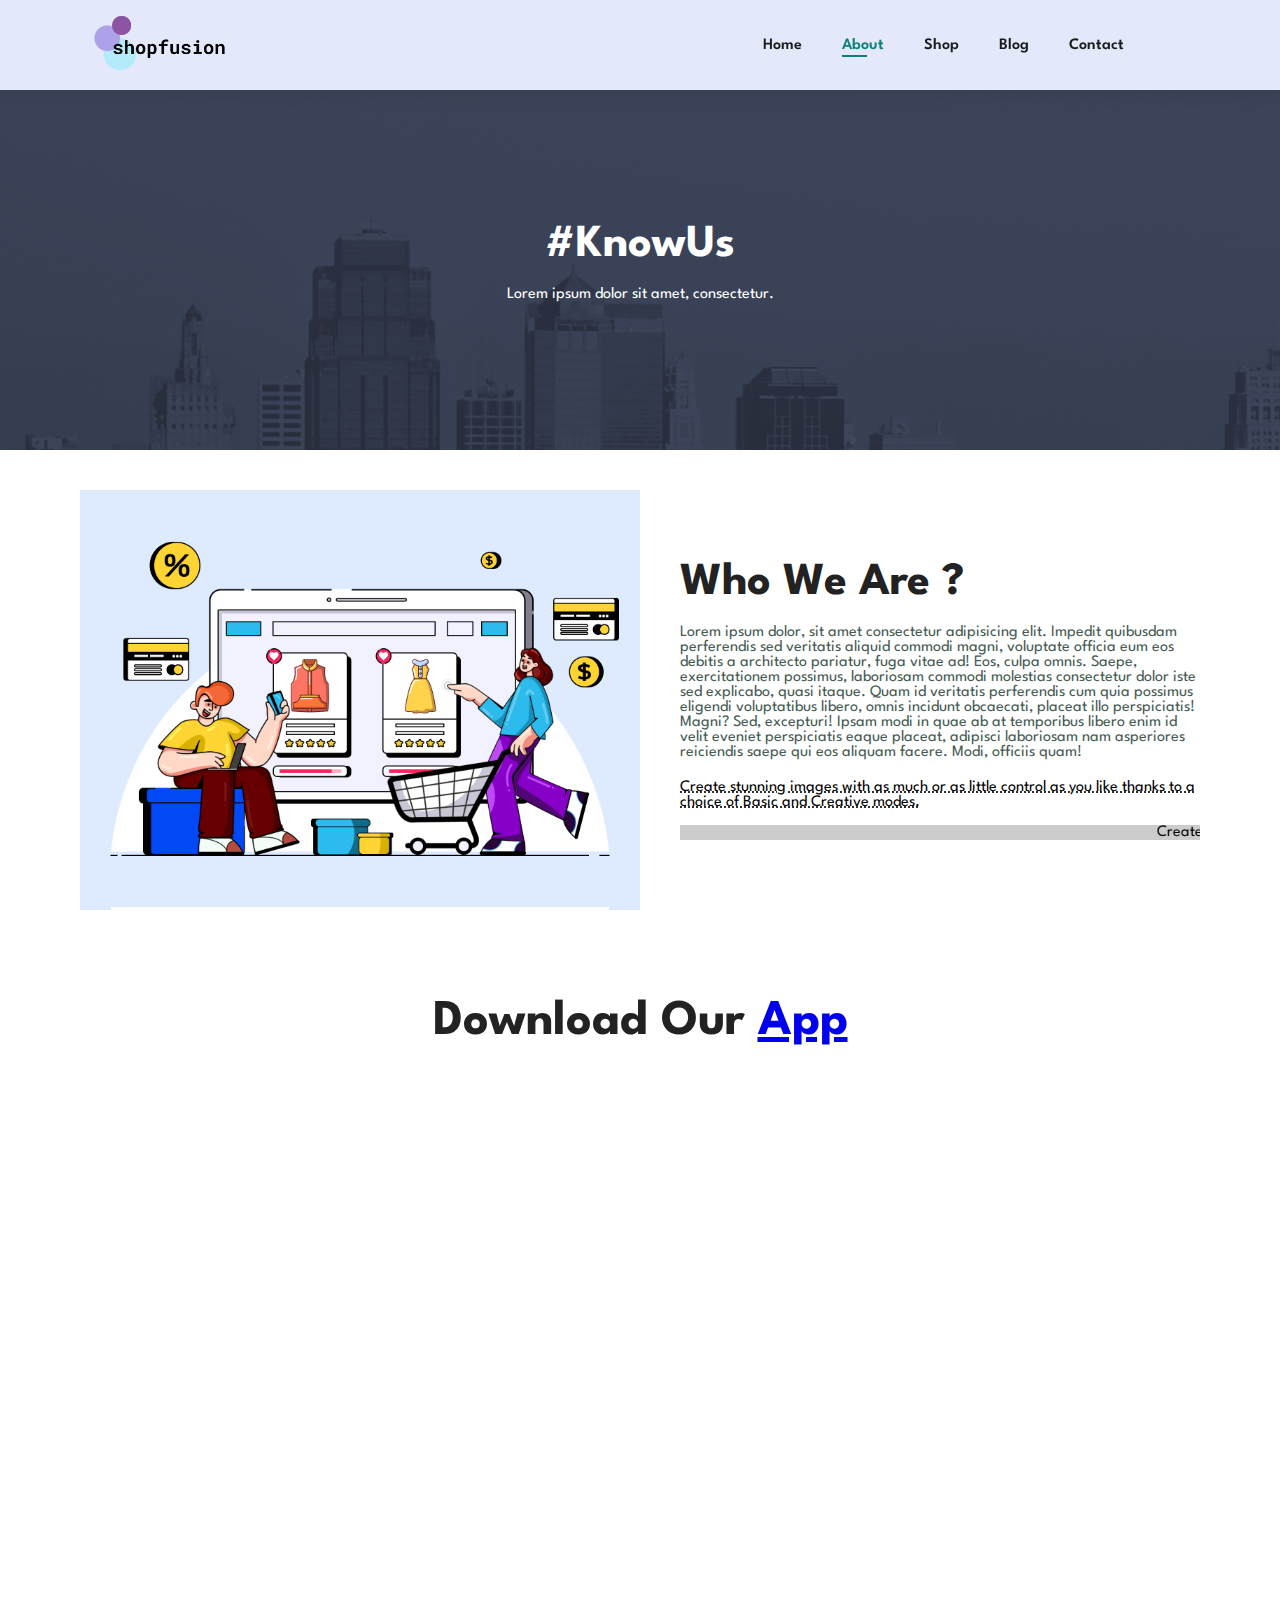
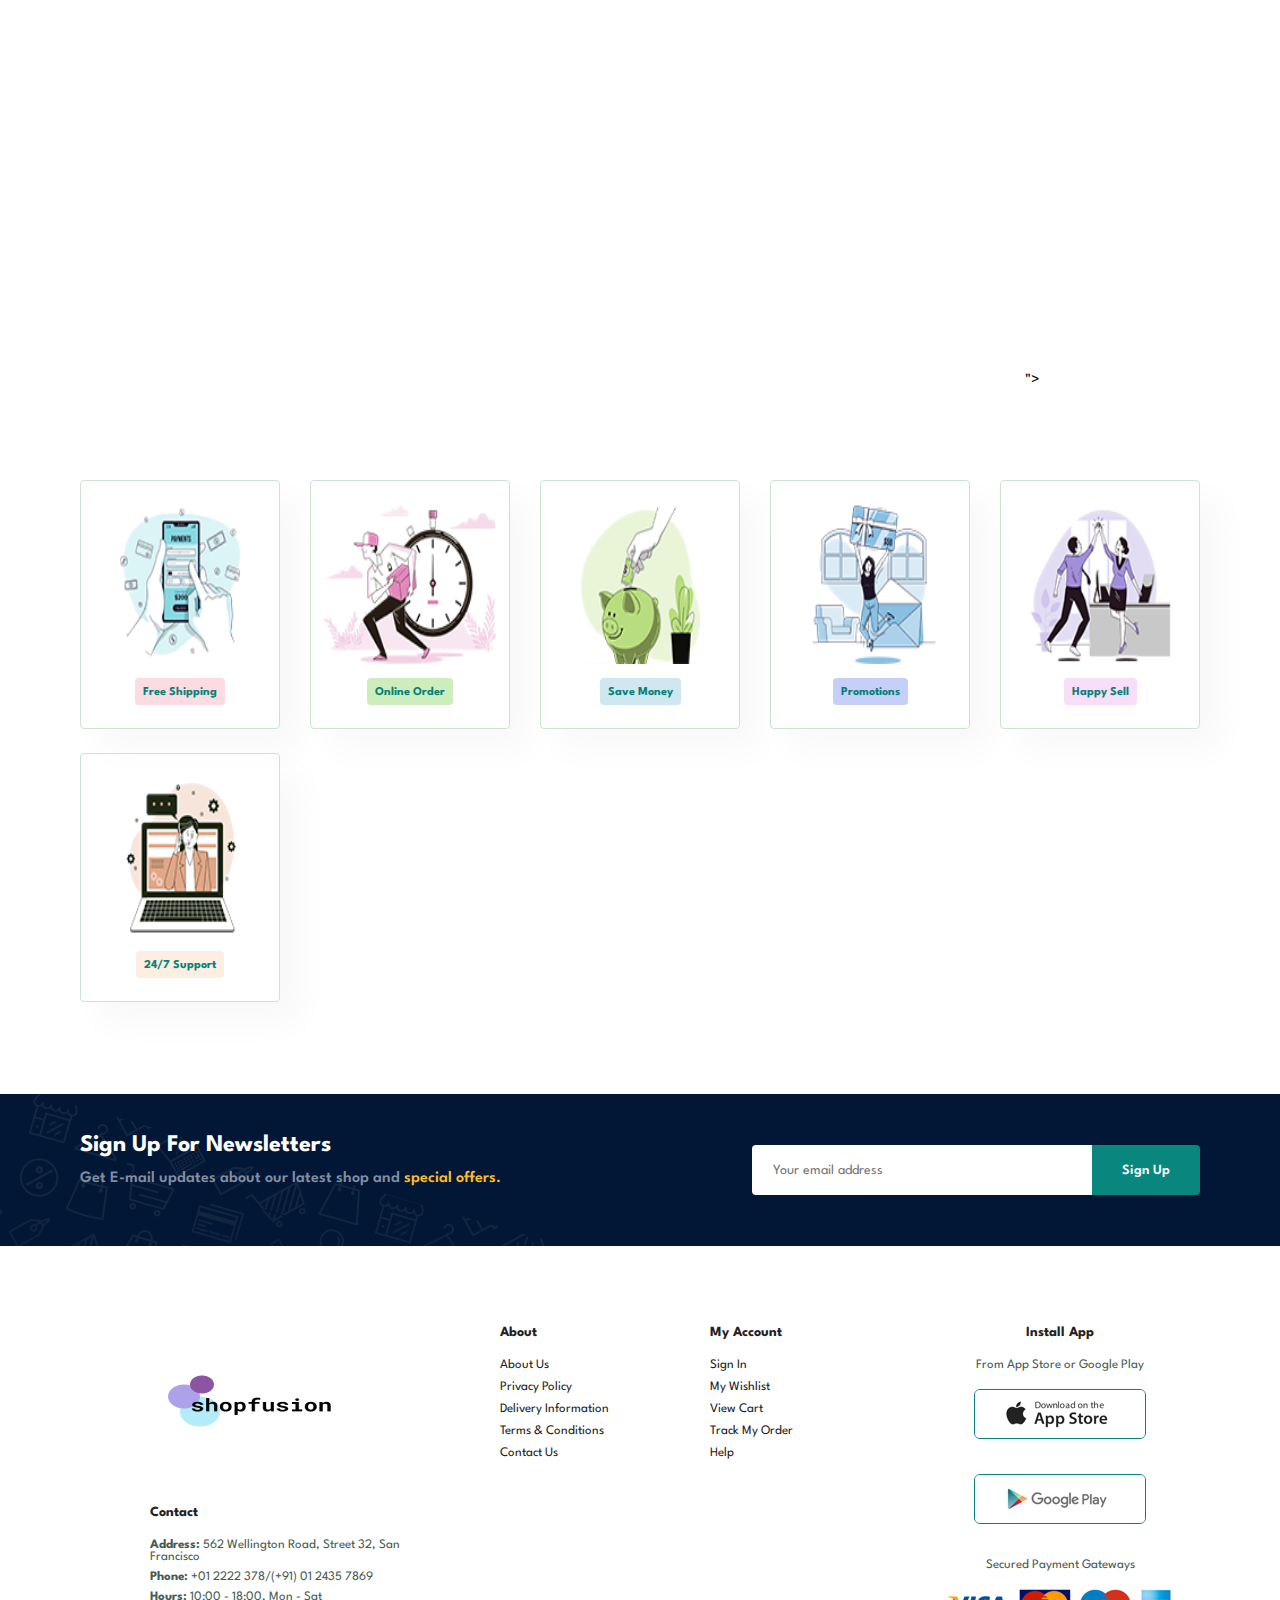
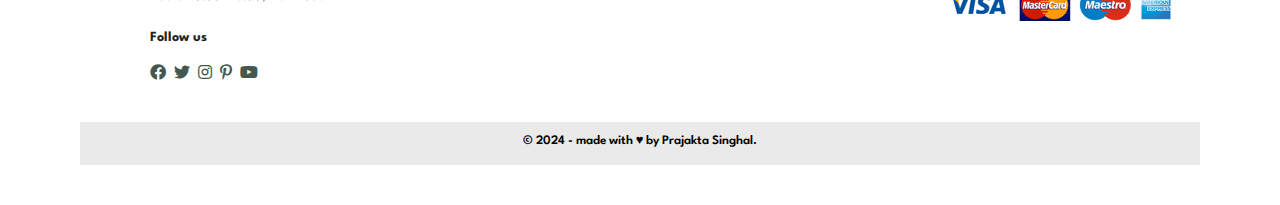
<file: about.html>
<!DOCTYPE html>
<html lang="en">

<head>
    <meta charset="UTF-8">
    <meta http-equiv="X-UA-Compatible" content="IE=edge">
    <meta name="viewport" content="width=device-width, initial-scale=1.0">
    <title>About</title>
    <link rel="stylesheet" href="https://cdnjs.cloudflare.com/ajax/libs/font-awesome/6.4.0/css/all.min.css">
    <link rel="stylesheet" href="https://pro.fontawesome.com/releases/v5.10.0/css/all.css" />

    <link rel="stylesheet" href="style.css">
</head>

<body>
    <section id="header">
        <a href="#"><img src="./img/logo.webp" class="logo" alt="logo"></a>
        <div>
            <ul id="navbar">
                <li><a href="index.html">Home</a></li>
                <li><a class="active" href="about.html">About</a></li>
                <li><a href="shop.html">Shop</a></li>
                <li><a href="blog.html">Blog</a></li>
                <li><a href="contact.html">Contact</a></li>
                <li id="lg-bag"><a href="cart.html"><i class="far fa-shopping-bag"></i></a></li>
                <a href="#" id="close"><i class="fa-solid fa-xmark"></i></a>
            </ul>
        </div>
        <div id="mobile">
            <a href=""><i class="fa-solid fa-bag-shopping"></i></a>
            <i id="bar" class="fas fa-outdent"></i>

        </div>
    </section>

    <section id="pg-header" class="about-header" style="background: url(img/about/banner.png)">
        <!-- <h4>Upgrade & Save</h4> -->
        <h2>#KnowUs</h2>
        <!-- <h1>Sitewide Sale</h1> -->
        <p>Lorem ipsum dolor sit amet, consectetur.</p>
        <!-- <button style="height: 50px; width: 230px;background-color:#D8C3AC;">Shop Now</button> -->
    </section>

    <section id="about-head" class="section-p1">
        <img src="img/about/a6.jpg" alt="">
        <div>
            <h2>Who We Are ?</h2>
            <p>Lorem ipsum dolor, sit amet consectetur adipisicing elit. Impedit quibusdam perferendis sed veritatis aliquid commodi magni, voluptate officia eum eos debitis a architecto pariatur, fuga vitae ad! Eos, culpa omnis.
            Saepe, exercitationem possimus, laboriosam commodi molestias consectetur dolor iste sed explicabo, quasi itaque. Quam id veritatis perferendis cum quia possimus eligendi voluptatibus libero, omnis incidunt obcaecati, placeat illo perspiciatis! Magni?
            Sed, excepturi! Ipsam modi in quae ab at temporibus libero enim id velit eveniet perspiciatis eaque placeat, adipisci laboriosam nam asperiores reiciendis saepe qui eos aliquam facere. Modi, officiis quam!
           </p>
            <abbr title="">Create stunning images with as much or as little control as you like thanks to a choice of Basic and Creative modes.</abbr>
            <br> <br>
            <marquee bgcolor="#ccc" loop="-1" scrollamount="5" width="100%">Create stunning images with as much or as little control as you like thanks to a choice of Basic and Creative modes.</marquee>
        </div>
    </section>
    
    <section id="about-app" class="section-p1">
        <h1>Download Our <a href="#">App</a></h1>
        <div class="video">
            <iframe width="560" height="315" src="https://www.youtube.com/embed/4B54Vl8QbX4?si=fVBjeHYyG2tMdLl0" title="YouTube video player" frameborder="0" allow="accelerometer; autoplay; clipboard-write; encrypted-media; gyroscope; picture-in-picture; web-share" referrerpolicy="strict-origin-when-cross-origin" allowfullscreen></iframe>">
        </div>
    </section>

    <section id="feature" class="section-p1">
        <div class="fe-box">
            <img src="./img/features/f1.png" alt="">
            <h6>Free Shipping</h6>
        </div>
        <div class="fe-box">
            <img src="./img/features/f2.png" alt="">
            <h6>Online Order</h6>
        </div>
        <div class="fe-box">
            <img src="./img/features/f3.png" alt="">
            <h6>Save Money</h6>
        </div>
        <div class="fe-box">
            <img src="./img/features/f4.png" alt="">
            <h6>Promotions</h6>
        </div>
        <div class="fe-box">
            <img src="./img/features/f5.png" alt="">
            <h6>Happy Sell</h6>
        </div>
        <div class="fe-box">
            <img src="./img/features/f6.png" alt="">
            <h6>24/7 Support</h6>
        </div>
    </section>

    <section id="newsletter" class="section-p1 section-m1">
        <div class="newstext">
            <h4>Sign Up For Newsletters</h4>
            <p>Get E-mail updates about our latest shop and <span>special offers.</span></p>
        </div>
        <div class="form">
            <input type="text" placeholder="Your email address">
            <button class="normal">Sign Up</button>
        </div>
    </section>

    <footer class="section-p1">
        <div class="col">
          <img class="logo" src="img/logo.webp" alt="Logo">
          <h4>Contact</h4>
          <p><strong>Address:</strong> 562 Wellington Road, Street 32, San Francisco</p>
          <p><strong>Phone:</strong> +01 2222 378/(+91) 01 2435 7869</p>
          <p><strong>Hours:</strong> 10:00 - 18:00, Mon - Sat</p>
          <div class="follow">
            <h4>Follow us</h4>
            <div class="icon">
              <i class="fab fa-facebook"></i>
              <i class="fab fa-twitter"></i>
              <i class="fab fa-instagram"></i>
              <i class="fab fa-pinterest-p"></i>
              <i class="fab fa-youtube"></i>
            </div>
          </div>
        </div>
        <div class="col">
          <h4>About</h4>
          <a href="#">About Us</a>
          <a href="#">Privacy Policy</a>
          <a href="#">Delivery Information</a>
          <a href="#">Terms & Conditions</a>
          <a href="#">Contact Us</a>
        </div>
        <div class="col" style="margin-left:-70px;">
          <h4>My Account</h4>
          <a href="#">Sign In</a>
          <a href="#">My Wishlist</a>
          <a href="#">View Cart</a>
          <a href="#">Track My Order</a>
          <a href="#">Help</a>
        </div>
        <div class="col install" style="margin-left: -70px">
          <h4>Install App</h4>
          <p>From App Store or Google Play</p>
          <div class="row">
            <img src="img/pay/app.jpg" alt="App Store">
            <img src="img/pay/play.jpg" alt="Google Play">
          </div>
          <p>Secured Payment Gateways</p>
          <img class="second-img" src="img/pay/pay.png" alt="Payment Methods">
        </div>
        <div class="copyright">
          <p style="font-weight:600;color:#000000">&copy; 2024 - made with &hearts; by Prajakta Singhal.</p>
        </div>
    </footer>
    
    <script src="script.js"></script>
</body>

</html>
</file>
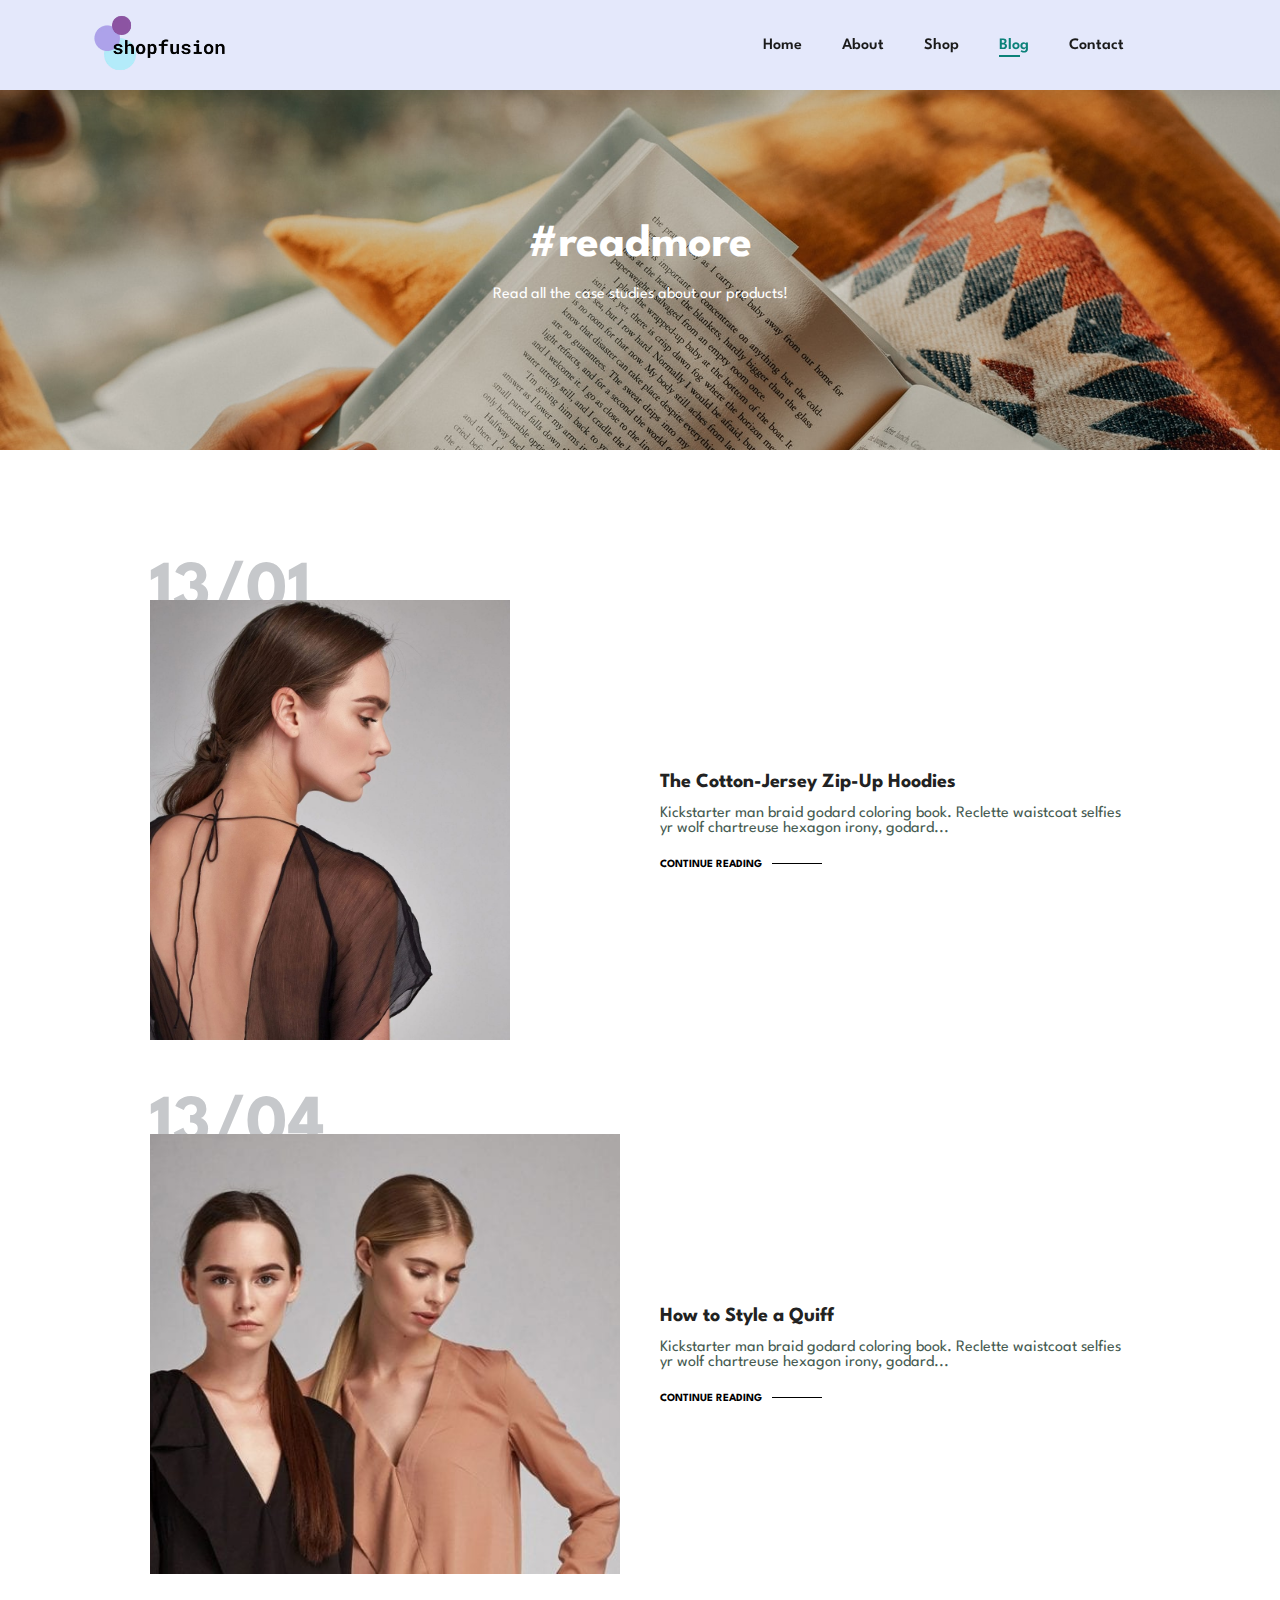
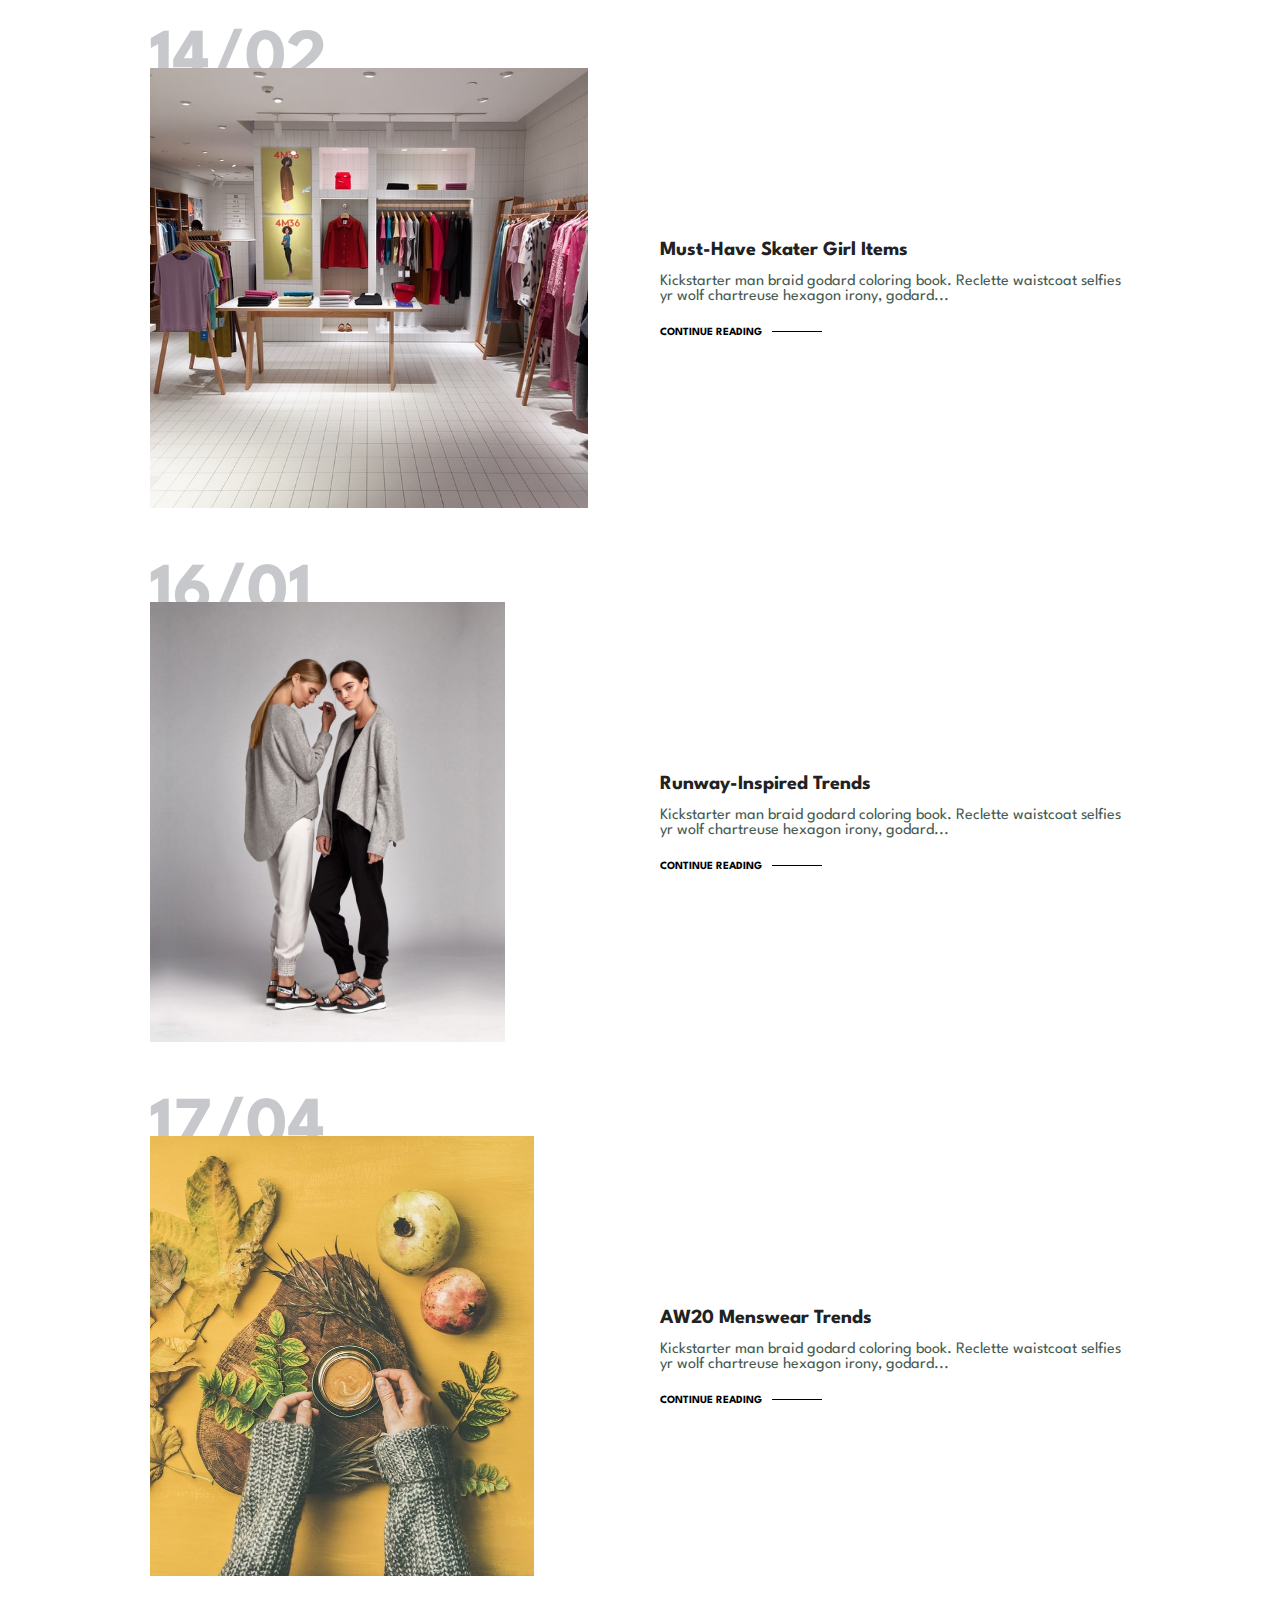
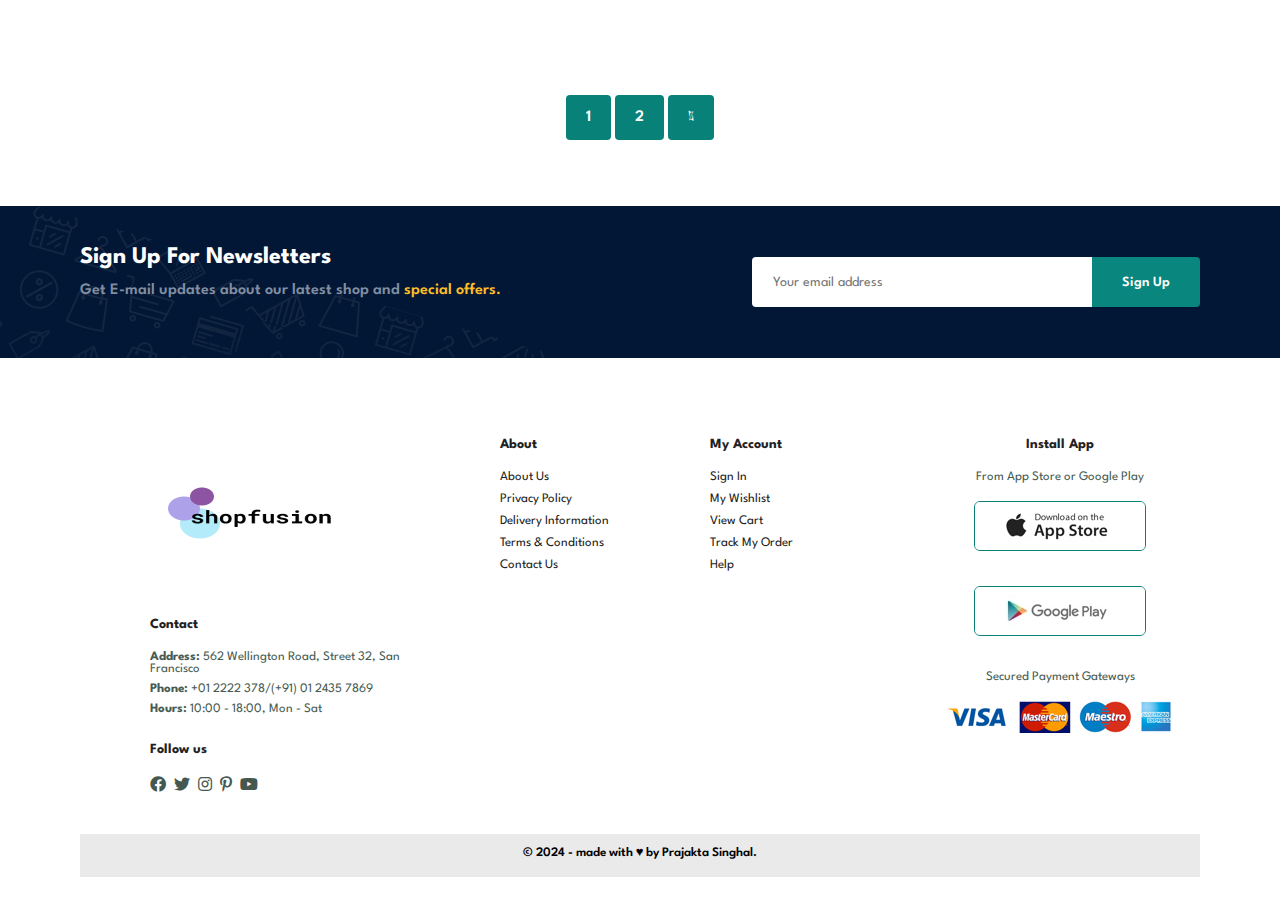
<file: blog.html>
<!DOCTYPE html>
<html lang="en">

<head>
    <meta charset="UTF-8">
    <meta http-equiv="X-UA-Compatible" content="IE=edge">
    <meta name="viewport" content="width=device-width, initial-scale=1.0">
    <title>Blog</title>
    <link rel="stylesheet" href="https://cdnjs.cloudflare.com/ajax/libs/font-awesome/6.4.0/css/all.min.css">
    <link rel="stylesheet" href="https://pro.fontawesome.com/releases/v5.10.0/css/all.css" />

    <link rel="stylesheet" href="style.css">
</head>

<body>
    <section id="header">
        <a href="#"><img src="./img/logo.webp" class="logo" alt="logo"></a>
        <div>
            <ul id="navbar">
                <li><a href="index.html">Home</a></li>
                <li><a href="about.html">About</a></li>
                <li><a href="shop.html">Shop</a></li>
                <li><a class="active" href="blog.html">Blog</a></li>
                <li><a href="contact.html">Contact</a></li>
                <li id="lg-bag"><a href="cart.html"><i class="far fa-shopping-bag"></i></a></li>
                <a href="#" id="close"><i class="fa-solid fa-xmark"></i></a>
            </ul>
        </div>
        <div id="mobile">
            <a href=""><i class="fa-solid fa-bag-shopping"></i></a>
            <i id="bar" class="fas fa-outdent"></i>

        </div>
    </section>

    <section id="pg-header" class="blog-header" style="background:url(img/banner/b19.jpg);background-size:cover">
        <!-- <h4>Upgrade & Save</h4> -->
        <h2>#readmore</h2>
        <!-- <h1>Sitewide Sale</h1> -->
        <p>Read all the case studies about our products!</p>
        <!-- <button style="height: 50px; width: 230px;background-color:#D8C3AC;">Shop Now</button> -->
    </section>

    <section id="blog">
      <div class="blog-box">
        <div class="blog-img"><img src="img/blog/b1.jpg" alt=""></div>
      <div class="blog-details">
        <h4>The Cotton-Jersey Zip-Up Hoodies</h4>
        <p>Kickstarter man braid godard coloring book. Reclette waistcoat selfies yr wolf chartreuse hexagon irony, godard...</p>
        <a href="#">CONTINUE READING</a>
      </div>
      <h1>13/01</h1> </div>
      <div class="blog-box">
        <div class="blog-img"><img src="img/blog/b2.jpg" alt=""></div>
      <div class="blog-details">
        <h4>How to Style a Quiff</h4>
        <p>Kickstarter man braid godard coloring book. Reclette waistcoat selfies yr wolf chartreuse hexagon irony, godard...</p>
        <a href="#">CONTINUE READING</a>
      </div>
      <h1>13/04</h1> </div>
      <div class="blog-box">
        <div class="blog-img"><img src="img/blog/b3.jpg" alt=""></div>
      <div class="blog-details">
        <h4>Must-Have Skater Girl Items</h4>
        <p>Kickstarter man braid godard coloring book. Reclette waistcoat selfies yr wolf chartreuse hexagon irony, godard...</p>
        <a href="#">CONTINUE READING</a>
      </div>
      <h1>14/02</h1> </div>
      <div class="blog-box">
        <div class="blog-img"><img src="img/blog/b4.jpg" alt=""></div>
      <div class="blog-details">
        <h4>Runway-Inspired Trends</h4>
        <p>Kickstarter man braid godard coloring book. Reclette waistcoat selfies yr wolf chartreuse hexagon irony, godard...</p>
        <a href="#">CONTINUE READING</a>
      </div>
      <h1>16/01</h1> </div>
      <div class="blog-box">
        <div class="blog-img"><img src="img/blog/b6.jpg" alt=""></div>
      <div class="blog-details">
        <h4>AW20 Menswear Trends</h4>
        <p>Kickstarter man braid godard coloring book. Reclette waistcoat selfies yr wolf chartreuse hexagon irony, godard...</p>
        <a href="#">CONTINUE READING</a>
      </div>
      <h1>17/04</h1> </div>
    </section>

    <section id="pagination" class="section-p1">
        <a href="#">1</a>
        <a href="#">2</a>
        <a href="#"><i class="fal fa-long-arrow-alt-right"></i></a>
    </section>

    <section id="newsletter" class="section-p1 section-m1">
        <div class="newstext">
            <h4>Sign Up For Newsletters</h4>
            <p>Get E-mail updates about our latest shop and <span>special offers.</span></p>
        </div>
        <div class="form">
            <input type="text" placeholder="Your email address">
            <button class="normal">Sign Up</button>
        </div>
    </section>

    <footer class="section-p1">
        <div class="col">
          <img class="logo" src="img/logo.webp" alt="Logo">
          <h4>Contact</h4>
          <p><strong>Address:</strong> 562 Wellington Road, Street 32, San Francisco</p>
          <p><strong>Phone:</strong> +01 2222 378/(+91) 01 2435 7869</p>
          <p><strong>Hours:</strong> 10:00 - 18:00, Mon - Sat</p>
          <div class="follow">
            <h4>Follow us</h4>
            <div class="icon">
              <i class="fab fa-facebook"></i>
              <i class="fab fa-twitter"></i>
              <i class="fab fa-instagram"></i>
              <i class="fab fa-pinterest-p"></i>
              <i class="fab fa-youtube"></i>
            </div>
          </div>
        </div>
        <div class="col">
          <h4>About</h4>
          <a href="#">About Us</a>
          <a href="#">Privacy Policy</a>
          <a href="#">Delivery Information</a>
          <a href="#">Terms & Conditions</a>
          <a href="#">Contact Us</a>
        </div>
        <div class="col" style="margin-left:-70px;">
          <h4>My Account</h4>
          <a href="#">Sign In</a>
          <a href="#">My Wishlist</a>
          <a href="#">View Cart</a>
          <a href="#">Track My Order</a>
          <a href="#">Help</a>
        </div>
        <div class="col install" style="margin-left: -70px">
          <h4>Install App</h4>
          <p>From App Store or Google Play</p>
          <div class="row">
            <img src="img/pay/app.jpg" alt="App Store">
            <img src="img/pay/play.jpg" alt="Google Play">
          </div>
          <p>Secured Payment Gateways</p>
          <img class="second-img" src="img/pay/pay.png" alt="Payment Methods">
        </div>
        <div class="copyright">
          <p style="font-weight:600;color:#000000">&copy; 2024 - made with &hearts; by Prajakta Singhal.</p>
        </div>
    </footer>
    
    <script src="script.js"></script>
</body>

</html>
</file>
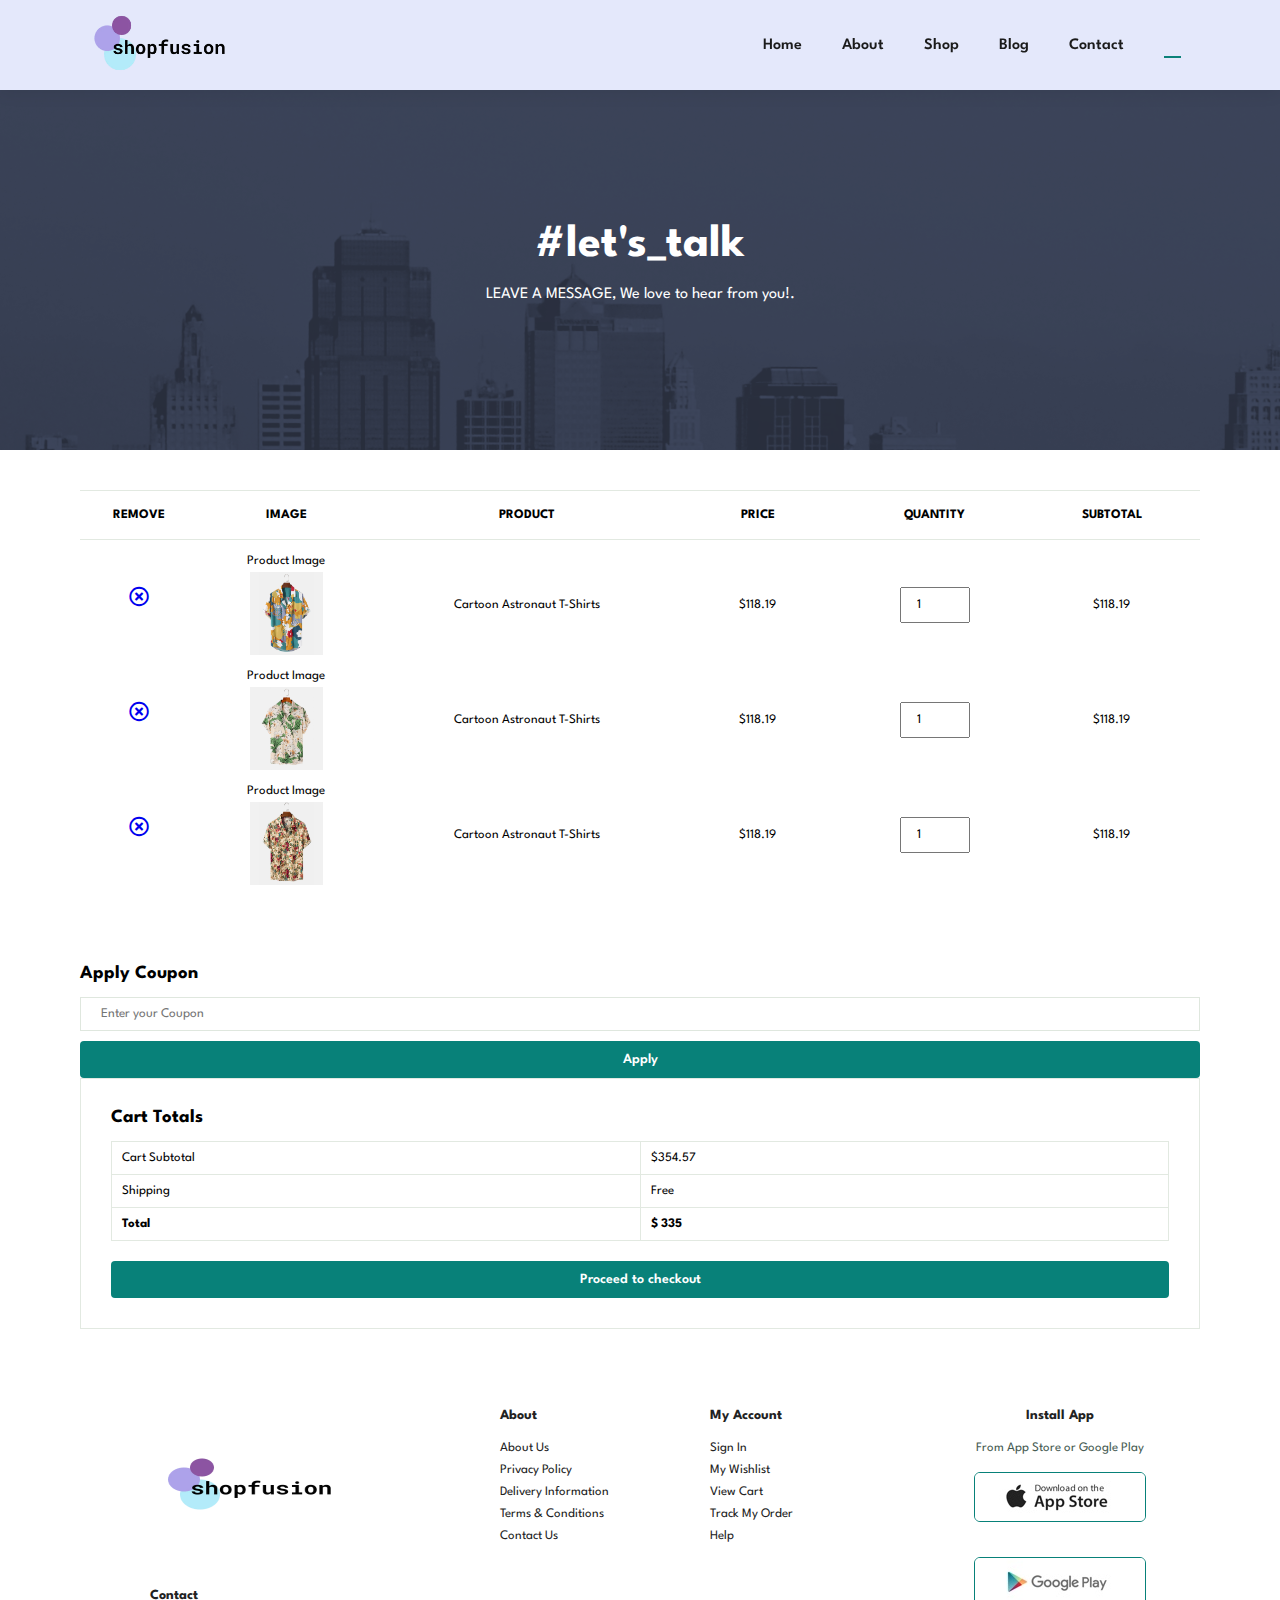
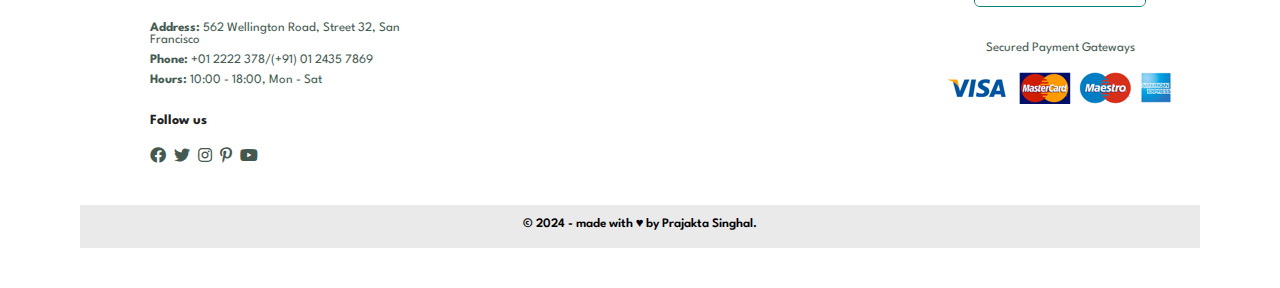
<file: cart.html>
<!DOCTYPE html>
<html lang="en">

<head>
    <meta charset="UTF-8">
    <meta http-equiv="X-UA-Compatible" content="IE=edge">
    <meta name="viewport" content="width=device-width, initial-scale=1.0">
    <title>Cart</title>
    <link rel="stylesheet" href="https://cdnjs.cloudflare.com/ajax/libs/font-awesome/6.4.0/css/all.min.css">
    <link rel="stylesheet" href="https://pro.fontawesome.com/releases/v5.10.0/css/all.css" />
    <link rel="stylesheet" href="style.css">
</head>

<body>
    <section id="header">
        <a href="#"><img src="./img/logo.webp" class="logo" alt="logo"></a>
        <div>
            <ul id="navbar">
                <li><a href="index.html">Home</a></li>
                <li><a href="about.html">About</a></li>
                <li><a href="shop.html">Shop</a></li>
                <li><a href="blog.html">Blog</a></li>
                <li><a href="contact.html">Contact</a></li>
                <li id="lg-bag"><a class="active"  href="cart.html"><i class="far fa-shopping-bag"></i></a></li>
                <a href="#" id="close"><i class="fa-solid fa-xmark"></i></a>
            </ul>
        </div>
        <div id="mobile">
            <a href=""><i class="fa-solid fa-bag-shopping"></i></a>
            <i id="bar" class="fas fa-outdent"></i>
        </div>
    </section>

    <section id="pg-header" class="contact-header" style="background: url(img/about/banner.png)">
        <h2>#let's_talk</h2>
        <p>LEAVE A MESSAGE, We love to hear from you!.</p>
    </section>

    <section id="cart" class="section-p1">
        <table width="100%">
            <thead>
                <tr>
                    <td>Remove</td>
                    <td>Image</td>
                    <td>Product</td>
                    <td>Price</td>
                    <td>Quantity</td>
                    <td>Subtotal</td>
                </tr>
            </thead>
            <tbody>
                <tr>
                    <td><a href="#"><i class="far fa-times-circle"></i></a></td>
                    <td>
                        <div class="image-container">
                            <h3>Product Image</h3>
                            <img src="img/products/f1.jpg" alt="Cartoon Astronaut T-Shirts">
                        </div>
                    </td>
                    <td>Cartoon Astronaut T-Shirts</td>
                    <td>$118.19</td>
                    <td><input type="number" value="1"></td>
                    <td>$118.19</td>
                </tr>
                <tr>
                    <td><a href="#"><i class="far fa-times-circle"></i></a></td>
                    <td>
                        <div class="image-container">
                            <h3>Product Image</h3>
                            <img src="img/products/f2.jpg" alt="Cartoon Astronaut T-Shirts">
                        </div>
                    </td>
                    <td>Cartoon Astronaut T-Shirts</td>
                    <td>$118.19</td>
                    <td><input type="number" value="1"></td>
                    <td>$118.19</td>
                </tr>
                <tr>
                    <td><a href="#"><i class="far fa-times-circle"></i></a></td>
                    <td>
                        <div class="image-container">
                            <h3>Product Image</h3>
                            <img src="img/products/f3.jpg" alt="Cartoon Astronaut T-Shirts">
                        </div>
                    </td>
                    <td>Cartoon Astronaut T-Shirts</td>
                    <td>$118.19</td>
                    <td><input type="number" value="1"></td>
                    <td>$118.19</td>
                </tr>
            </tbody>
        </table>
    </section>

    <section id="cart-add" class="section-p1">
        <div id="coupon">
            <h3>Apply Coupon</h3>
            <div>
                <input type="text" placeholder="Enter your Coupon">
                <button class="normal">Apply</button>
            </div>
        </div>
        <div id="subtotal">
            <h3>Cart Totals</h3>
            <table>
                <tr>
                    <td>Cart Subtotal</td>
                    <td>$ 335</td>
                </tr>
                <tr>
                    <td>Shipping</td>
                    <td>Free</td>
                </tr>
                <tr>
                    <td><strong>Total</strong></td>
                    <td><strong>$ 335</strong></td>
                </tr>
            </table>
            <button class="normal">Proceed to checkout</button>
        </div>
    </section>
    
    <footer class="section-p1">
        <div class="col">
          <img class="logo" src="img/logo.webp" alt="Logo">
          <h4>Contact</h4>
          <p><strong>Address:</strong> 562 Wellington Road, Street 32, San Francisco</p>
          <p><strong>Phone:</strong> +01 2222 378/(+91) 01 2435 7869</p>
          <p><strong>Hours:</strong> 10:00 - 18:00, Mon - Sat</p>
          <div class="follow">
            <h4>Follow us</h4>
            <div class="icon">
              <i class="fab fa-facebook"></i>
              <i class="fab fa-twitter"></i>
              <i class="fab fa-instagram"></i>
              <i class="fab fa-pinterest-p"></i>
              <i class="fab fa-youtube"></i>
            </div>
          </div>
        </div>
        <div class="col">
          <h4>About</h4>
          <a href="#">About Us</a>
          <a href="#">Privacy Policy</a>
          <a href="#">Delivery Information</a>
          <a href="#">Terms & Conditions</a>
          <a href="#">Contact Us</a>
        </div>
        <div class="col" style="margin-left:-70px;">
          <h4>My Account</h4>
          <a href="#">Sign In</a>
          <a href="#">My Wishlist</a>
          <a href="#">View Cart</a>
          <a href="#">Track My Order</a>
          <a href="#">Help</a>
        </div>
        <div class="col install" style="margin-left: -70px">
          <h4>Install App</h4>
          <p>From App Store or Google Play</p>
          <div class="row">
            <img src="img/pay/app.jpg" alt="App Store">
            <img src="img/pay/play.jpg" alt="Google Play">
          </div>
          <p>Secured Payment Gateways</p>
          <img class="second-img" src="img/pay/pay.png" alt="Payment Methods">
        </div>
        <div class="copyright">
          <p style="font-weight:600;color:#000000">&copy; 2024 - made with &hearts; by Prajakta Singhal.</p>
        </div>
    </footer>
    
    <script src="script.js"></script>
</body>

</html>
</file>
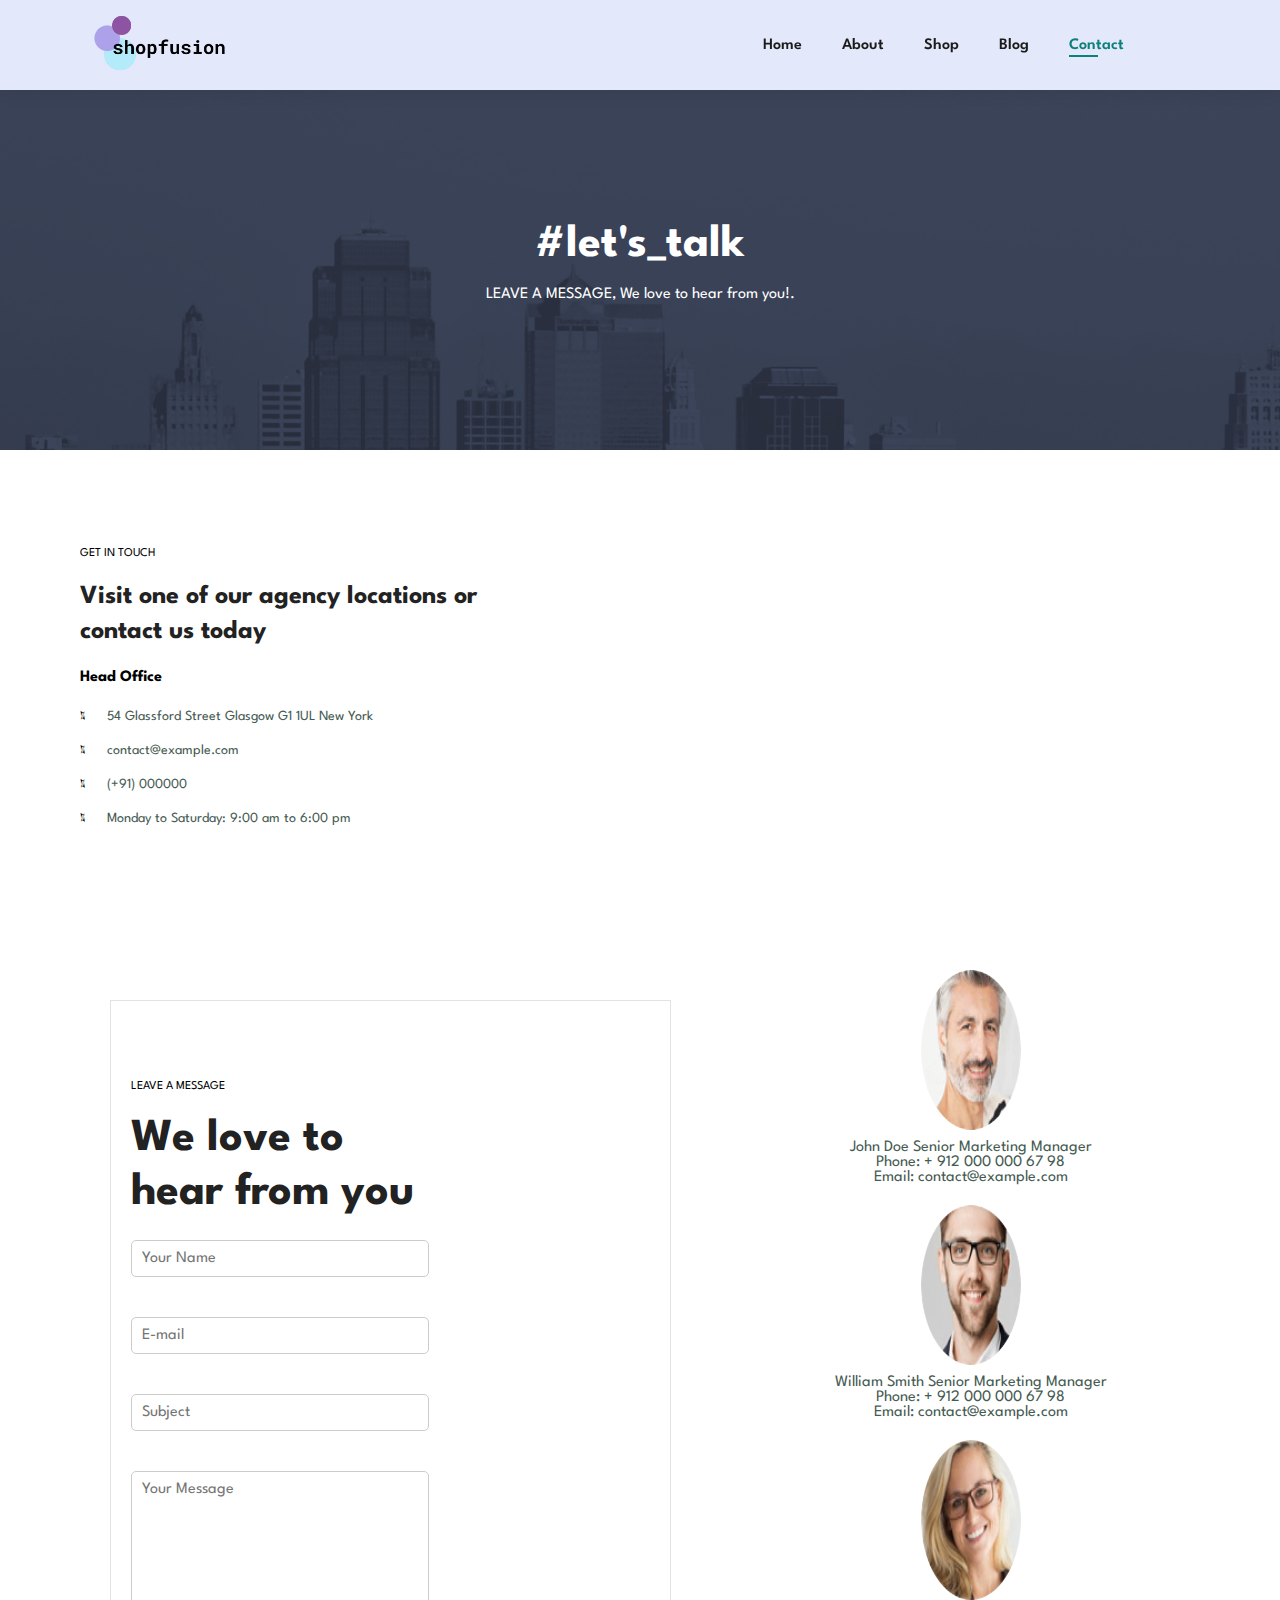
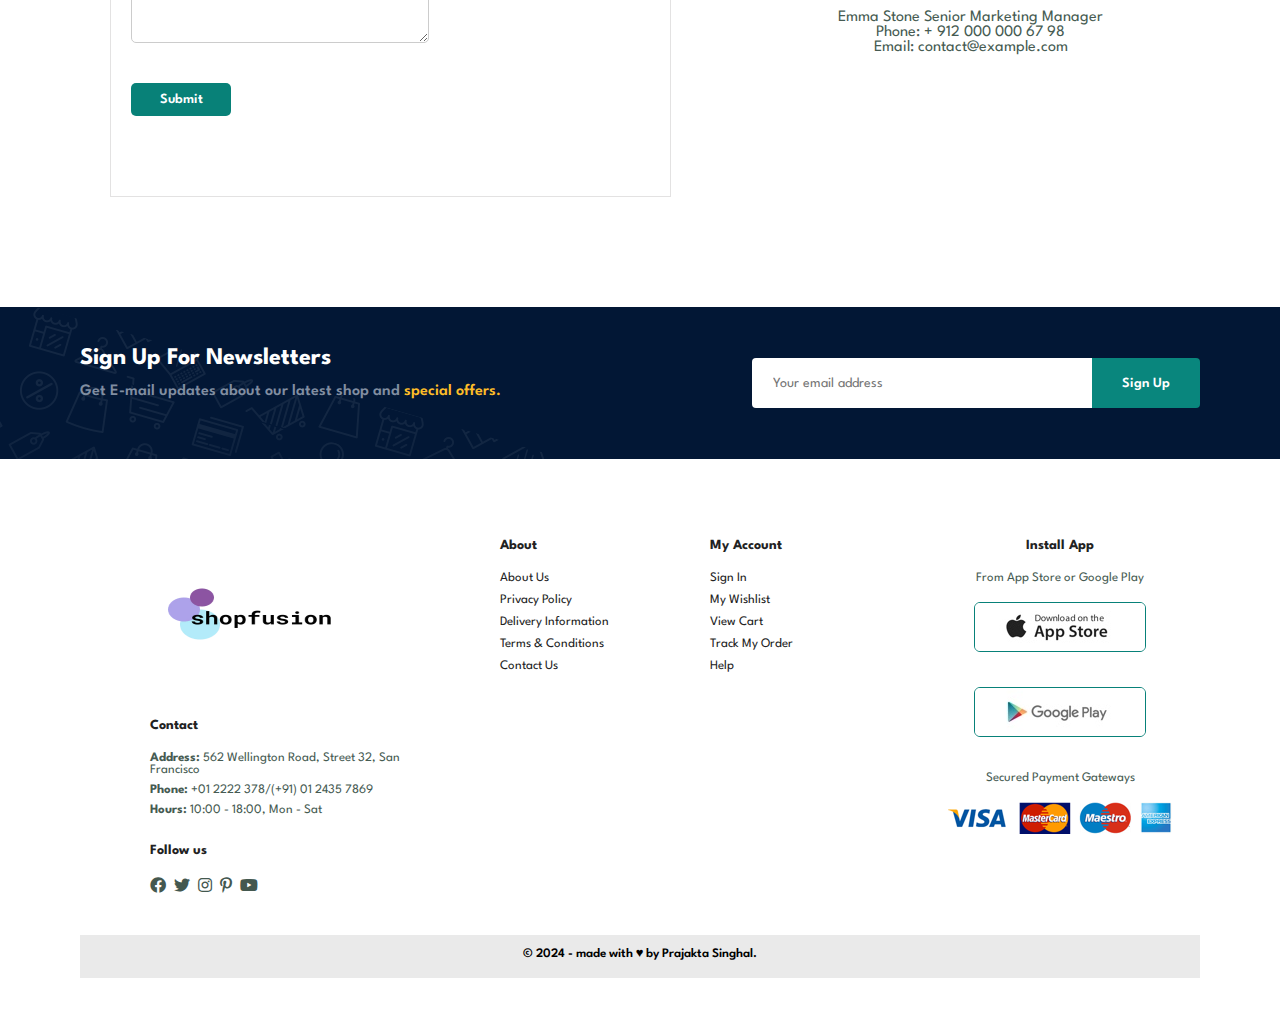
<file: contact.html>
<!DOCTYPE html>
<html lang="en">

<head>
    <meta charset="UTF-8">
    <meta http-equiv="X-UA-Compatible" content="IE=edge">
    <meta name="viewport" content="width=device-width, initial-scale=1.0">
    <title>Contact</title>
    <link rel="stylesheet" href="https://cdnjs.cloudflare.com/ajax/libs/font-awesome/6.4.0/css/all.min.css">
    <link rel="stylesheet" href="https://pro.fontawesome.com/releases/v5.10.0/css/all.css" />
    <link rel="stylesheet" href="style.css">
</head>

<body>
    <section id="header">
        <a href="#"><img src="./img/logo.webp" class="logo" alt="logo"></a>
        <div>
            <ul id="navbar">
                <li><a href="index.html">Home</a></li>
                <li><a href="about.html">About</a></li>
                <li><a href="shop.html">Shop</a></li>
                <li><a href="blog.html">Blog</a></li>
                <li><a class="active" href="contact.html">Contact</a></li>
                <li id="lg-bag"><a href="cart.html"><i class="far fa-shopping-bag"></i></a></li>
                <a href="#" id="close"><i class="fa-solid fa-xmark"></i></a>
            </ul>
        </div>
        <div id="mobile">
            <a href=""><i class="fa-solid fa-bag-shopping"></i></a>
            <i id="bar" class="fas fa-outdent"></i>
        </div>
    </section>

    <section id="pg-header" class="contact-header" style="background: url(img/about/banner.png)">
        <h2>#let's_talk</h2>
        <p>LEAVE A MESSAGE, We love to hear from you!.</p>
    </section>

    <section id="contact-details" class="section-p1">
        <div class="details">
            <span>GET IN TOUCH</span>
            <h2>Visit one of our agency locations or contact us today</h2>
            <h3>Head Office</h3>
            <div>
                <li>
                    <i class="fal fa-map"></i>
                    <p>54 Glassford Street Glasgow G1 1UL New York</p>
                </li>
                <li>
                    <i class="fal fa-envelope"></i>
                    <p>contact@example.com</p>
                </li>
                <li>
                    <i class="fal fa-phone-alt"></i>
                    <p>(+91) 000000</p>
                </li>
                <li>
                    <i class="fal fa-clock"></i>
                    <p>Monday to Saturday: 9:00 am to 6:00 pm</p>
                </li>
            </div>
        </div>
        <div class="map">
            <iframe src="https://www.google.com/maps/embed?pb=!1m18!1m12!1m3!1d223978.5876719869!2d77.39502834999999!3d28.699653149999996!2m3!1f0!2f0!3f0!3m2!1i1024!2i768!4f13.1!3m3!1m2!1s0x390cf1bb41c50fdf%3A0xe6f06fd26a7798ba!2sGhaziabad%2C%20Uttar%20Pradesh!5e0!3m2!1sen!2sin!4v1717793790752!5m2!1sen!2sin" width="600" height="450" style="border:0;" allowfullscreen="" loading="lazy" referrerpolicy="no-referrer-when-downgrade"></iframe>
        </div>
    </section>

    <section id="form-people-container">
        <div id="form-details">
            <form action="">
                <span>LEAVE A MESSAGE</span>
                <h2>We love to hear from you</h2>
                <input type="text" placeholder="Your Name">
                <input type="email" placeholder="E-mail">
                <input type="text" placeholder="Subject">
                <textarea name="" id="" cols="30" rows="10" placeholder="Your Message"></textarea>
                <button class="normal">Submit</button>
            </form>
        </div>

        <div class="people">
            <div>
                <img src="img/people/1.png" alt="">
                <p><span>John Doe</span> Senior Marketing Manager <br> Phone: + 912 000 000 67 98 <br> Email: contact@example.com</p>
            </div>
            <div>
                <img src="img/people/2.png" alt="">
                <p><span>William Smith</span> Senior Marketing Manager <br> Phone: + 912 000 000 67 98 <br> Email: contact@example.com</p>
            </div>
            <div>
                <img src="img/people/3.png" alt="">
                <p><span>Emma Stone</span> Senior Marketing Manager <br> Phone: + 912 000 000 67 98 <br> Email: contact@example.com</p>
            </div>
        </div>
    </section>

    <section id="newsletter" class="section-p1 section-m1">
        <div class="newstext">
            <h4>Sign Up For Newsletters</h4>
            <p>Get E-mail updates about our latest shop and <span>special offers.</span></p>
        </div>
        <div class="form">
            <input type="text" placeholder="Your email address">
            <button class="normal">Sign Up</button>
        </div>
    </section>

    <footer class="section-p1">
        <div class="col">
          <img class="logo" src="img/logo.webp" alt="Logo">
          <h4>Contact</h4>
          <p><strong>Address:</strong> 562 Wellington Road, Street 32, San Francisco</p>
          <p><strong>Phone:</strong> +01 2222 378/(+91) 01 2435 7869</p>
          <p><strong>Hours:</strong> 10:00 - 18:00, Mon - Sat</p>
          <div class="follow">
            <h4>Follow us</h4>
            <div class="icon">
              <i class="fab fa-facebook"></i>
              <i class="fab fa-twitter"></i>
              <i class="fab fa-instagram"></i>
              <i class="fab fa-pinterest-p"></i>
              <i class="fab fa-youtube"></i>
            </div>
          </div>
        </div>
        <div class="col">
          <h4>About</h4>
          <a href="#">About Us</a>
          <a href="#">Privacy Policy</a>
          <a href="#">Delivery Information</a>
          <a href="#">Terms & Conditions</a>
          <a href="#">Contact Us</a>
        </div>
        <div class="col" style="margin-left:-70px;">
          <h4>My Account</h4>
          <a href="#">Sign In</a>
          <a href="#">My Wishlist</a>
          <a href="#">View Cart</a>
          <a href="#">Track My Order</a>
          <a href="#">Help</a>
        </div>
        <div class="col install" style="margin-left: -70px">
          <h4>Install App</h4>
          <p>From App Store or Google Play</p>
          <div class="row">
            <img src="img/pay/app.jpg" alt="App Store">
            <img src="img/pay/play.jpg" alt="Google Play">
          </div>
          <p>Secured Payment Gateways</p>
          <img class="second-img" src="img/pay/pay.png" alt="Payment Methods">
        </div>
        <div class="copyright">
          <p style="font-weight:600;color:#000000">&copy; 2024 - made with &hearts; by Prajakta Singhal.</p>
        </div>
    </footer>
    
    <script src="script.js"></script>
</body>

</html>
</file>
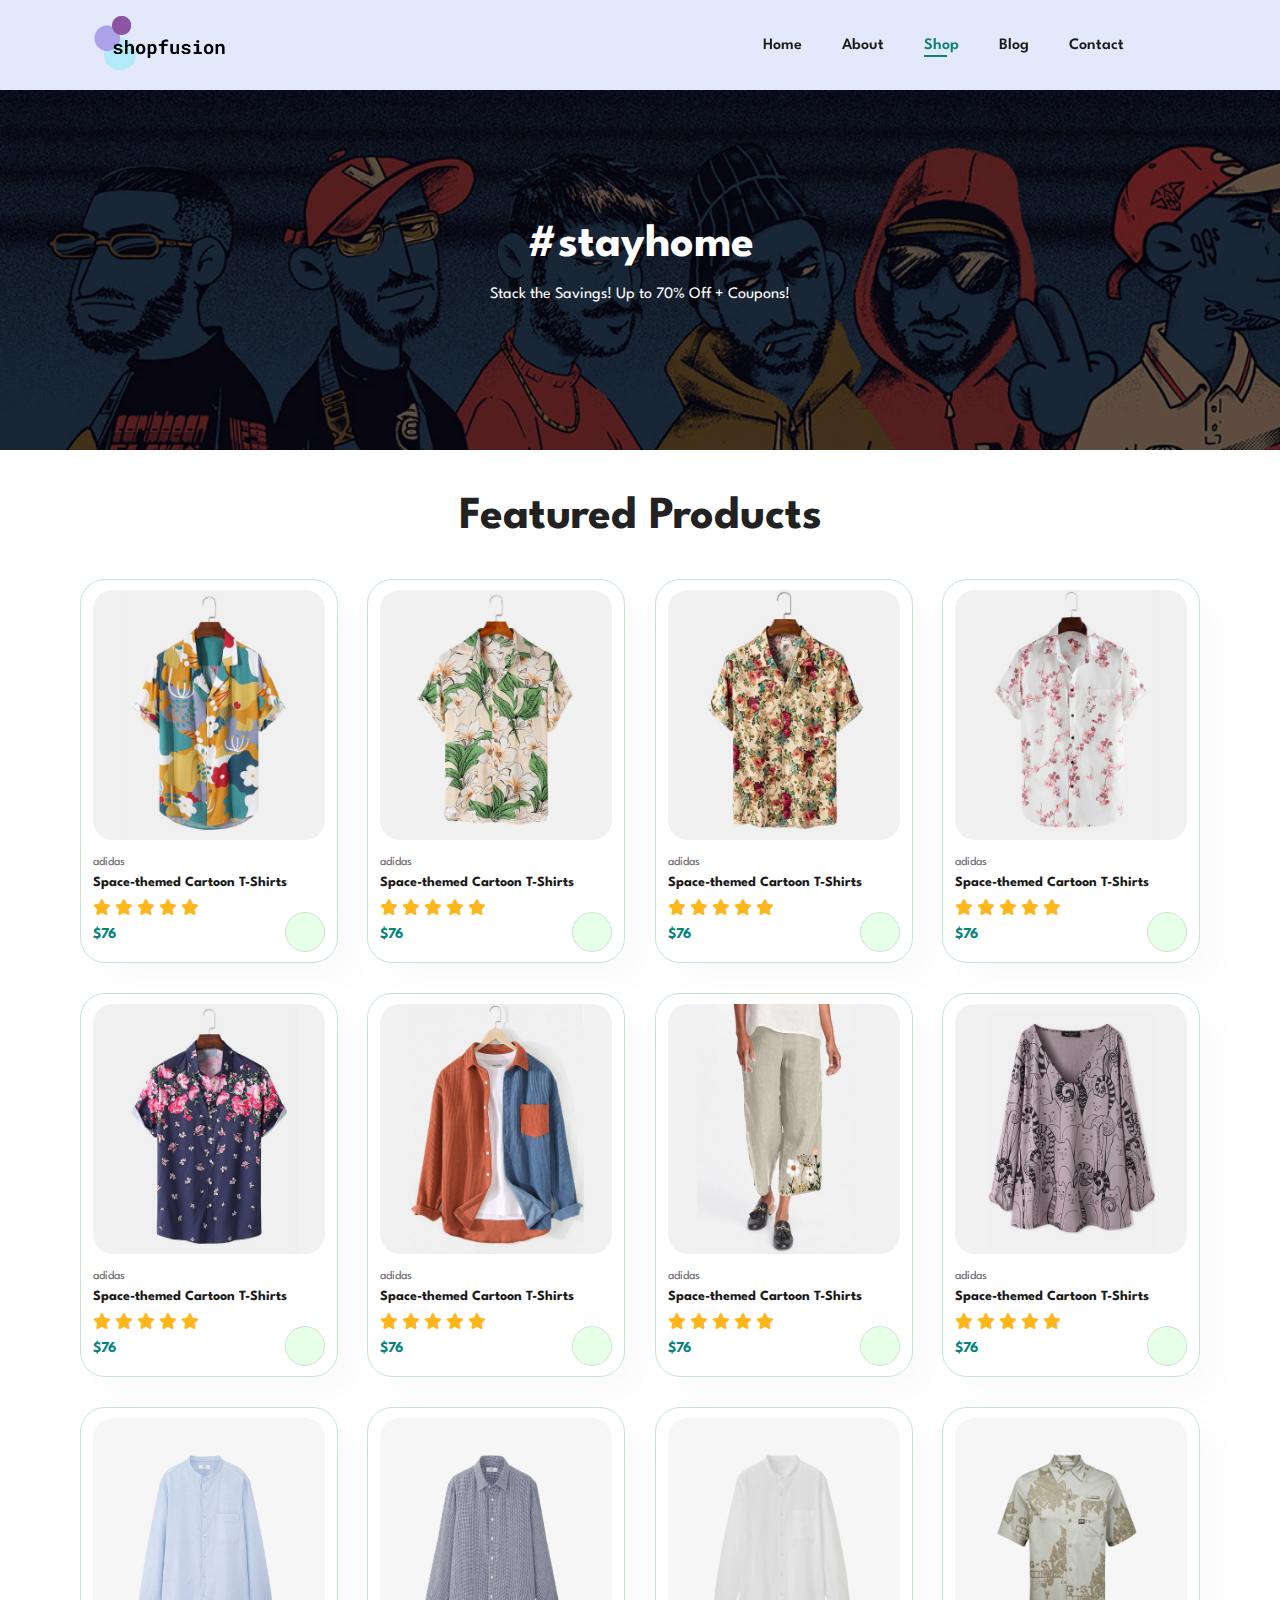
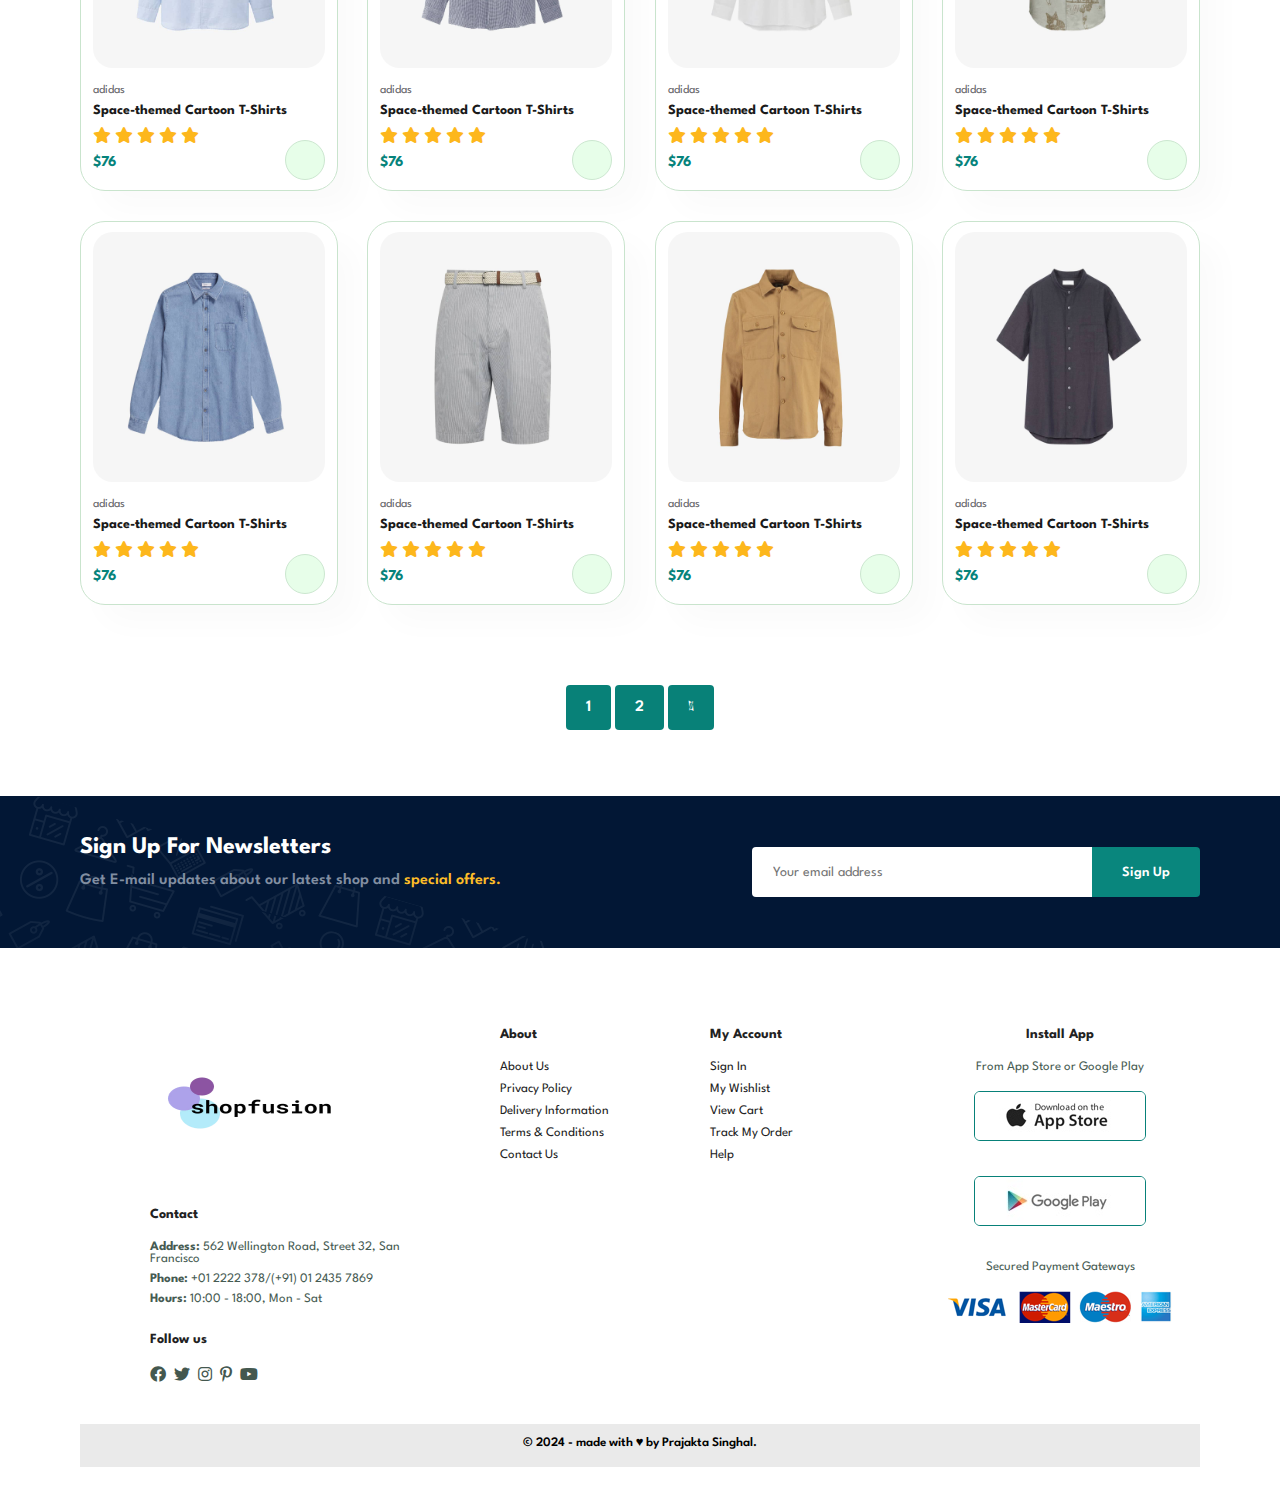
<file: shop.html>
<!DOCTYPE html>
<html lang="en">

<head>
    <meta charset="UTF-8">
    <meta http-equiv="X-UA-Compatible" content="IE=edge">
    <meta name="viewport" content="width=device-width, initial-scale=1.0">
    <title>Shop</title>
    <link rel="stylesheet" href="https://cdnjs.cloudflare.com/ajax/libs/font-awesome/6.4.0/css/all.min.css">
    <link rel="stylesheet" href="https://pro.fontawesome.com/releases/v5.10.0/css/all.css" />

    <link rel="stylesheet" href="style.css">
</head>

<body>
    <section id="header">
        <a href="#"><img src="./img/logo.webp" class="logo" alt="logo"></a>
        <div>
            <ul id="navbar">
                <li><a href="index.html">Home</a></li>
                <li><a href="about.html">About</a></li>
                <li><a class="active" href="shop.html">Shop</a></li>
                <li><a href="blog.html">Blog</a></li>
                <li><a href="contact.html">Contact</a></li>
                <li id="lg-bag"><a href="cart.html"><i class="far fa-shopping-bag"></i></a></li>
                <a href="#" id="close"><i class="fa-solid fa-xmark"></i></a>
            </ul>
        </div>
        <div id="mobile">
            <a href="#"><i class="fa-solid fa-bag-shopping"></i></a>
            <i id="bar" class="fas fa-outdent"></i>

        </div>
    </section>

    <section id="pg-header">
        <!-- <h4>Upgrade & Save</h4> -->
        <h2>#stayhome</h2>
        <!-- <h1>Sitewide Sale</h1> -->
        <p>Stack the Savings! Up to 70% Off + Coupons!</p>
        <!-- <button style="height: 50px; width: 230px;background-color:#D8C3AC;">Shop Now</button> -->
    </section>

    <section id="product1" class="section-p1">
        <h2 style="text-align:center">Featured Products</h2>
        <!-- <p>Discover Our New Modern Summer Collection</p> -->
        <div class="pro-container">
            <div class="pro" onclick="window.location.href='sproduct.html'">
                <img src="./img/products/f1.jpg" alt="">
                <div class="des">
                    <span>adidas</span>
                    <h5>Space-themed Cartoon T-Shirts</h5>
                    <div class="star">
                        <i class="fa-solid fa-star"></i>
                        <i class="fa-solid fa-star"></i>
                        <i class="fa-solid fa-star"></i>
                        <i class="fa-solid fa-star"></i>
                        <i class="fa-solid fa-star"></i>
                    </div>
                    <h4 style="color: #06837b">$76</h4>
                    <a href="#"><i class="fas fa-shopping-cart cart"></i></a>
                </div>
            </div>
            <div class="pro" onclick="window.location.href='sproduct.html'">
                <img src="./img/products/f2.jpg" alt="">
                <div class="des">
                    <span>adidas</span>
                    <h5>Space-themed Cartoon T-Shirts</h5>
                    <div class="star">
                        <i class="fa-solid fa-star"></i>
                        <i class="fa-solid fa-star"></i>
                        <i class="fa-solid fa-star"></i>
                        <i class="fa-solid fa-star"></i>
                        <i class="fa-solid fa-star"></i>
                    </div>
                    <h4 style="color: #06837b">$76</h4>
                    <a href="#"><i class="fas fa-shopping-cart cart"></i></a>
                </div>
            </div>
            <div class="pro" onclick="window.location.href='sproduct.html'">
                <img src="./img/products/f3.jpg" alt="">
                <div class="des">
                    <span>adidas</span>
                    <h5>Space-themed Cartoon T-Shirts</h5>
                    <div class="star">
                        <i class="fa-solid fa-star"></i>
                        <i class="fa-solid fa-star"></i>
                        <i class="fa-solid fa-star"></i>
                        <i class="fa-solid fa-star"></i>
                        <i class="fa-solid fa-star"></i>
                    </div>
                    <h4 style="color: #06837b">$76</h4>
                    <a href="#"><i class="fas fa-shopping-cart cart"></i></a>
                </div>
            </div>
            <div class="pro" onclick="window.location.href='sproduct.html'">
                <img src="./img/products/f4.jpg" alt="">
                <div class="des">
                    <span>adidas</span>
                    <h5>Space-themed Cartoon T-Shirts</h5>
                    <div class="star">
                        <i class="fa-solid fa-star"></i>
                        <i class="fa-solid fa-star"></i>
                        <i class="fa-solid fa-star"></i>
                        <i class="fa-solid fa-star"></i>
                        <i class="fa-solid fa-star"></i>
                    </div>
                    <h4 style="color: #06837b">$76</h4>
                    <a href="#"><i class="fas fa-shopping-cart cart"></i></a>
                </div>
            </div>
            <div class="pro" onclick="window.location.href='sproduct.html'">
                <img src="./img/products/f5.jpg" alt="">
                <div class="des">
                    <span>adidas</span>
                    <h5>Space-themed Cartoon T-Shirts</h5>
                    <div class="star">
                        <i class="fa-solid fa-star"></i>
                        <i class="fa-solid fa-star"></i>
                        <i class="fa-solid fa-star"></i>
                        <i class="fa-solid fa-star"></i>
                        <i class="fa-solid fa-star"></i>
                    </div>
                    <h4 style="color: #06837b">$76</h4>
                    <a href="#"><i class="fas fa-shopping-cart cart"></i></a>
                </div>
            </div>
            <div class="pro" onclick="window.location.href='sproduct.html'">
                <img src="./img/products/f6.jpg" alt="">
                <div class="des">
                    <span>adidas</span>
                    <h5>Space-themed Cartoon T-Shirts</h5>
                    <div class="star">
                        <i class="fa-solid fa-star"></i>
                        <i class="fa-solid fa-star"></i>
                        <i class="fa-solid fa-star"></i>
                        <i class="fa-solid fa-star"></i>
                        <i class="fa-solid fa-star"></i>
                    </div>
                    <h4 style="color: #06837b">$76</h4>
                    <a href="#"><i class="fas fa-shopping-cart cart"></i></a>
                </div>
            </div>
            <div class="pro" onclick="window.location.href='sproduct.html'">
                <img src="./img/products/f7.jpg" alt="">
                <div class="des">
                    <span>adidas</span>
                    <h5>Space-themed Cartoon T-Shirts</h5>
                    <div class="star">
                        <i class="fa-solid fa-star"></i>
                        <i class="fa-solid fa-star"></i>
                        <i class="fa-solid fa-star"></i>
                        <i class="fa-solid fa-star"></i>
                        <i class="fa-solid fa-star"></i>
                    </div>
                    <h4 style="color: #06837b">$76</h4>
                    <a href="#"><i class="fas fa-shopping-cart cart"></i></a>
                </div>
            </div>
            <div class="pro" onclick="window.location.href='sproduct.html'">
                <img src="./img/products/f8.jpg" alt="">
                <div class="des">
                    <span>adidas</span>
                    <h5>Space-themed Cartoon T-Shirts</h5>
                    <div class="star">
                        <i class="fa-solid fa-star"></i>
                        <i class="fa-solid fa-star"></i>
                        <i class="fa-solid fa-star"></i>
                        <i class="fa-solid fa-star"></i>
                        <i class="fa-solid fa-star"></i>
                    </div>
                    <h4 style="color: #06837b">$76</h4>
                    <a href="#"><i class="fas fa-shopping-cart cart"></i></a>
                </div>
            </div>
        <!-- </div>
    </section>

    <section id="product1" class="section-p1">
        <h2>New Arrivals</h2>
        <p>Discover Our New Modern Summer Collection</p>
        <div class="pro-container"> -->
            <div class="pro">
                <img src="./img/products/n1.jpg" alt="">
                <div class="des">
                    <span>adidas</span>
                    <h5>Space-themed Cartoon T-Shirts</h5>
                    <div class="star">
                        <i class="fa-solid fa-star"></i>
                        <i class="fa-solid fa-star"></i>
                        <i class="fa-solid fa-star"></i>
                        <i class="fa-solid fa-star"></i>
                        <i class="fa-solid fa-star"></i>
                    </div>
                    <h4 style="color: #06837b">$76</h4>
                    <a href="#"><i class="fas fa-shopping-cart cart"></i></a>
                </div>
            </div>
            <div class="pro">
                <img src="./img/products/n2.jpg" alt="">
                <div class="des">
                    <span>adidas</span>
                    <h5>Space-themed Cartoon T-Shirts</h5>
                    <div class="star">
                        <i class="fa-solid fa-star"></i>
                        <i class="fa-solid fa-star"></i>
                        <i class="fa-solid fa-star"></i>
                        <i class="fa-solid fa-star"></i>
                        <i class="fa-solid fa-star"></i>
                    </div>
                    <h4 style="color: #06837b">$76</h4>
                    <a href="#"><i class="fas fa-shopping-cart cart"></i></a>
                </div>
            </div>
            <div class="pro">
                <img src="./img/products/n3.jpg" alt="">
                <div class="des">
                    <span>adidas</span>
                    <h5>Space-themed Cartoon T-Shirts</h5>
                    <div class="star">
                        <i class="fa-solid fa-star"></i>
                        <i class="fa-solid fa-star"></i>
                        <i class="fa-solid fa-star"></i>
                        <i class="fa-solid fa-star"></i>
                        <i class="fa-solid fa-star"></i>
                    </div>
                    <h4 style="color: #06837b">$76</h4>
                    <a href="#"><i class="fas fa-shopping-cart cart"></i></a>
                </div>
            </div>
            <div class="pro">
                <img src="./img/products/n4.jpg" alt="">
                <div class="des">
                    <span>adidas</span>
                    <h5>Space-themed Cartoon T-Shirts</h5>
                    <div class="star">
                        <i class="fa-solid fa-star"></i>
                        <i class="fa-solid fa-star"></i>
                        <i class="fa-solid fa-star"></i>
                        <i class="fa-solid fa-star"></i>
                        <i class="fa-solid fa-star"></i>
                    </div>
                    <h4 style="color: #06837b">$76</h4>
                    <a href="#"><i class="fas fa-shopping-cart cart"></i></a>
                </div>
            </div>
            <div class="pro">
                <img src="./img/products/n5.jpg" alt="">
                <div class="des">
                    <span>adidas</span>
                    <h5>Space-themed Cartoon T-Shirts</h5>
                    <div class="star">
                        <i class="fa-solid fa-star"></i>
                        <i class="fa-solid fa-star"></i>
                        <i class="fa-solid fa-star"></i>
                        <i class="fa-solid fa-star"></i>
                        <i class="fa-solid fa-star"></i>
                    </div>
                    <h4 style="color: #06837b">$76</h4>
                    <a href="#"><i class="fas fa-shopping-cart cart"></i></a>
                </div>
            </div>
            <div class="pro">
                <img src="./img/products/n6.jpg" alt="">
                <div class="des">
                    <span>adidas</span>
                    <h5>Space-themed Cartoon T-Shirts</h5>
                    <div class="star">
                        <i class="fa-solid fa-star"></i>
                        <i class="fa-solid fa-star"></i>
                        <i class="fa-solid fa-star"></i>
                        <i class="fa-solid fa-star"></i>
                        <i class="fa-solid fa-star"></i>
                    </div>
                    <h4 style="color: #06837b">$76</h4>
                    <a href="#"><i class="fas fa-shopping-cart cart"></i></a>
                </div>
            </div>
            <div class="pro">
                <img src="./img/products/n7.jpg" alt="">
                <div class="des">
                    <span>adidas</span>
                    <h5>Space-themed Cartoon T-Shirts</h5>
                    <div class="star">
                        <i class="fa-solid fa-star"></i>
                        <i class="fa-solid fa-star"></i>
                        <i class="fa-solid fa-star"></i>
                        <i class="fa-solid fa-star"></i>
                        <i class="fa-solid fa-star"></i>
                    </div>
                    <h4 style="color: #06837b">$76</h4>
                    <a href="#"><i class="fas fa-shopping-cart cart"></i></a>
                </div>
            </div>
            <div class="pro">
                <img src="./img/products/n8.jpg" alt="">
                <div class="des">
                    <span>adidas</span>
                    <h5>Space-themed Cartoon T-Shirts</h5>
                    <div class="star">
                        <i class="fa-solid fa-star"></i>
                        <i class="fa-solid fa-star"></i>
                        <i class="fa-solid fa-star"></i>
                        <i class="fa-solid fa-star"></i>
                        <i class="fa-solid fa-star"></i>
                    </div>
                    <h4 style="color: #06837b">$76</h4>
                    <a href="#"><i class="fas fa-shopping-cart cart"></i></a>
                </div>
            </div>
        </div>
    </section>

    <section id="pagination" class="section-p1">
        <a href="#">1</a>
        <a href="#">2</a>
        <a href="#"><i class="fal fa-long-arrow-alt-right"></i></a>
    </section>

    <section id="newsletter" class="section-p1 section-m1">
        <div class="newstext">
            <h4>Sign Up For Newsletters</h4>
            <p>Get E-mail updates about our latest shop and <span>special offers.</span></p>
        </div>
        <div class="form">
            <input type="text" placeholder="Your email address">
            <button class="normal">Sign Up</button>
        </div>
    </section>

    <footer class="section-p1">
        <div class="col">
          <img class="logo" src="img/logo.webp" alt="Logo">
          <h4>Contact</h4>
          <p><strong>Address:</strong> 562 Wellington Road, Street 32, San Francisco</p>
          <p><strong>Phone:</strong> +01 2222 378/(+91) 01 2435 7869</p>
          <p><strong>Hours:</strong> 10:00 - 18:00, Mon - Sat</p>
          <div class="follow">
            <h4>Follow us</h4>
            <div class="icon">
              <i class="fab fa-facebook"></i>
              <i class="fab fa-twitter"></i>
              <i class="fab fa-instagram"></i>
              <i class="fab fa-pinterest-p"></i>
              <i class="fab fa-youtube"></i>
            </div>
          </div>
        </div>
        <div class="col">
          <h4>About</h4>
          <a href="#">About Us</a>
          <a href="#">Privacy Policy</a>
          <a href="#">Delivery Information</a>
          <a href="#">Terms & Conditions</a>
          <a href="#">Contact Us</a>
        </div>
        <div class="col" style="margin-left:-70px;">
          <h4>My Account</h4>
          <a href="#">Sign In</a>
          <a href="#">My Wishlist</a>
          <a href="#">View Cart</a>
          <a href="#">Track My Order</a>
          <a href="#">Help</a>
        </div>
        <div class="col install" style="margin-left: -70px">
          <h4>Install App</h4>
          <p>From App Store or Google Play</p>
          <div class="row">
            <img src="img/pay/app.jpg" alt="App Store">
            <img src="img/pay/play.jpg" alt="Google Play">
          </div>
          <p>Secured Payment Gateways</p>
          <img class="second-img" src="img/pay/pay.png" alt="Payment Methods">
        </div>
        <div class="copyright">
          <p style="font-weight:600;color:#000000">&copy; 2024 - made with &hearts; by Prajakta Singhal.</p>
        </div>
    </footer>
    
    <script src="script.js"></script>
</body>

</html>
</file>
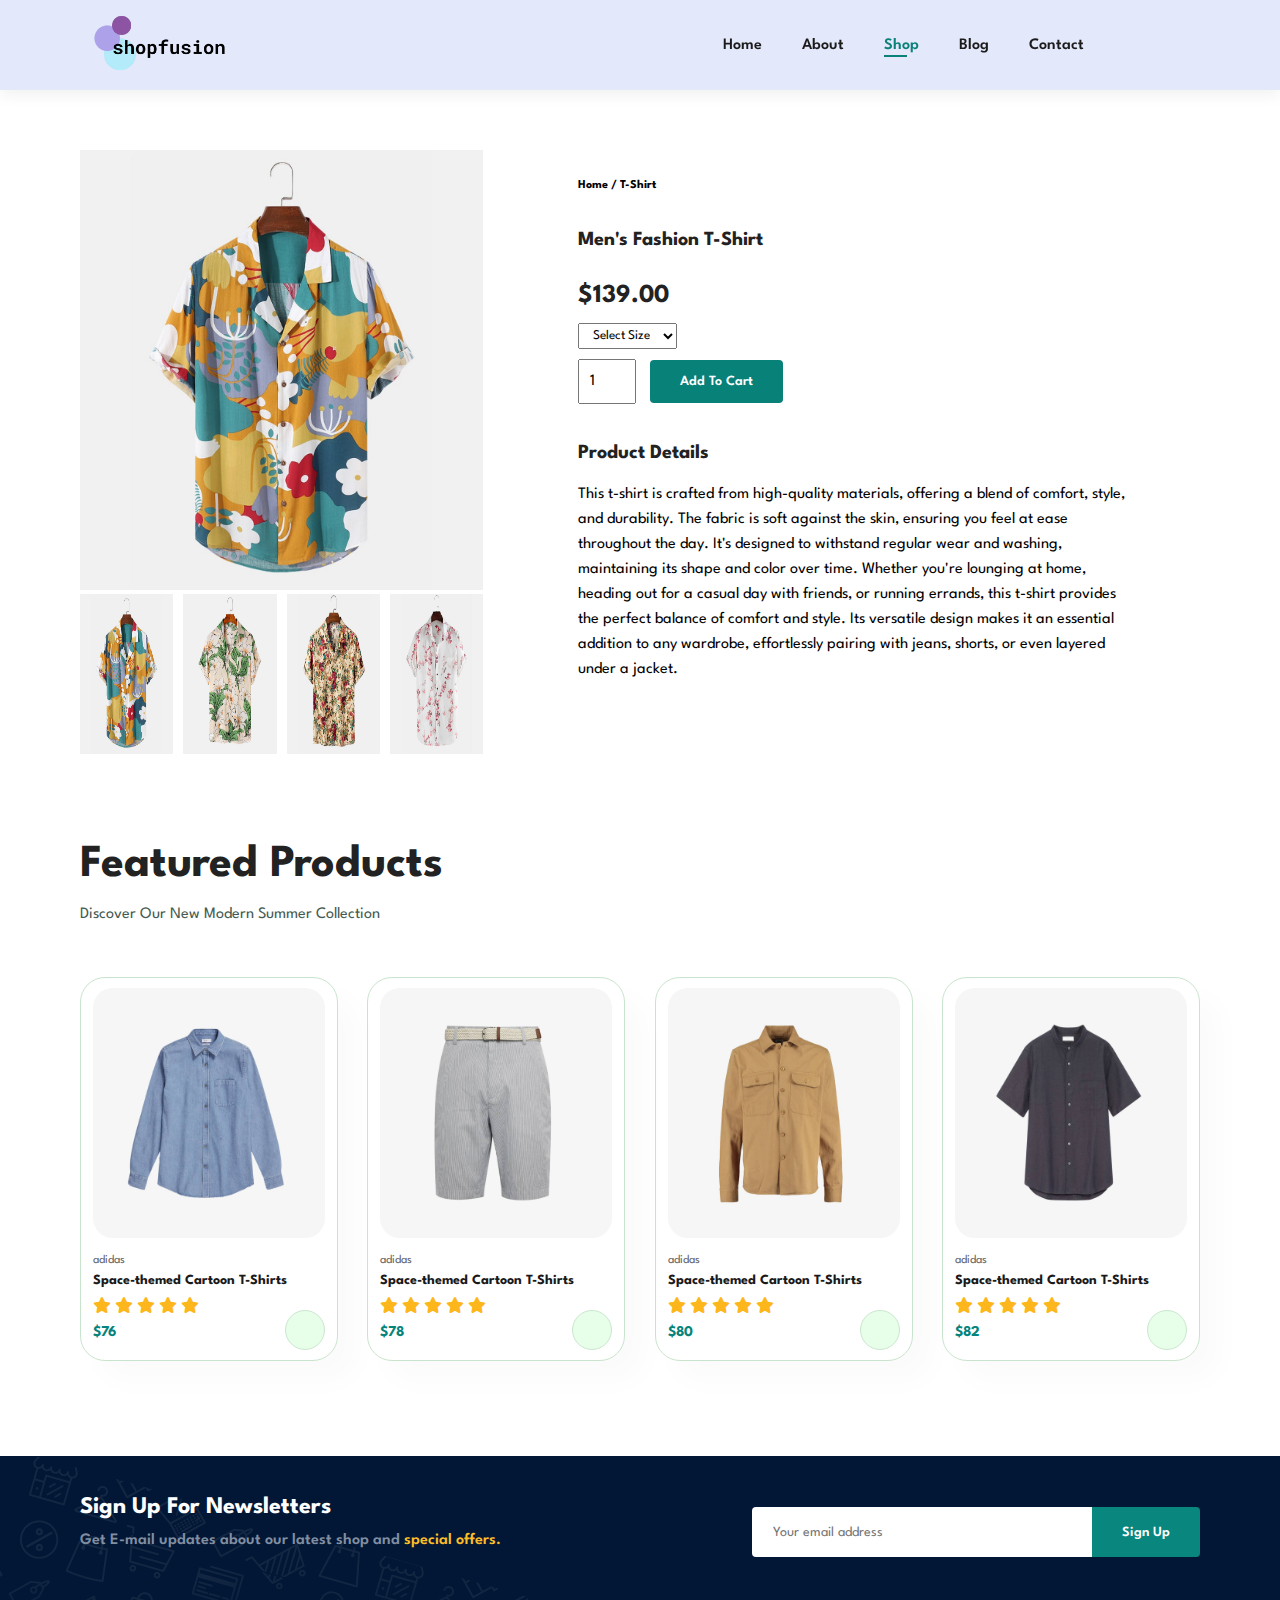
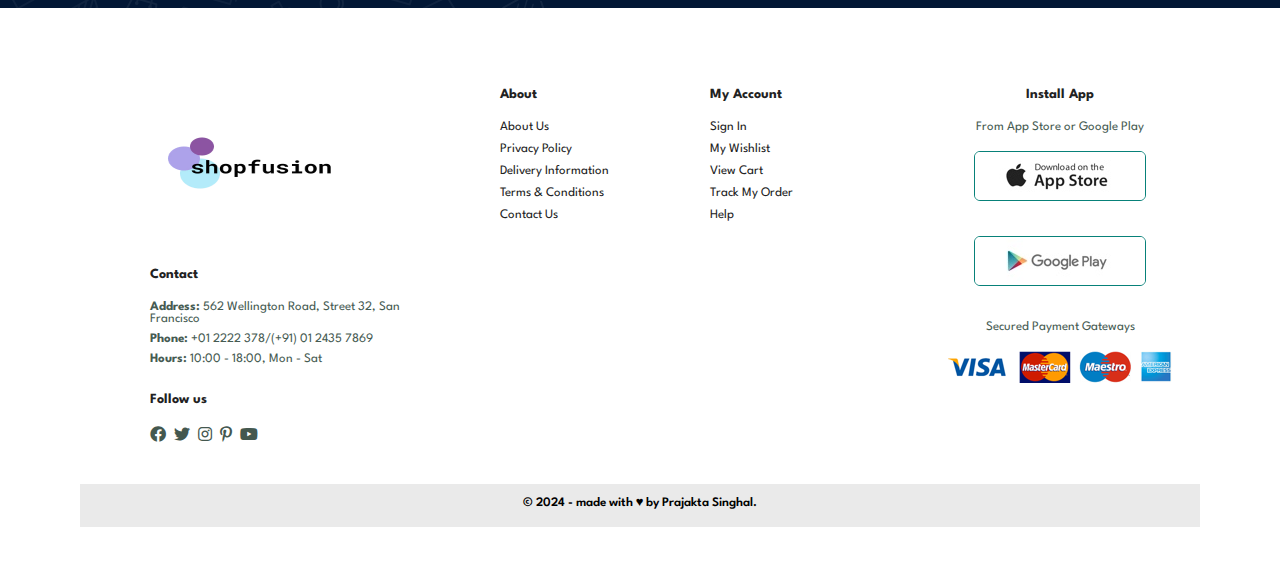
<file: sproduct.html>
<!DOCTYPE html>
<html lang="en">

<head>
    <meta charset="UTF-8">
    <meta http-equiv="X-UA-Compatible" content="IE=edge">
    <meta name="viewport" content="width=device-width, initial-scale=1.0">
    <meta name="description" content="Shop the latest fashion at our e-commerce store.">
    <meta name="keywords" content="e-commerce, fashion, online shopping">
    <title>Product</title>
    <link rel="stylesheet" href="https://cdnjs.cloudflare.com/ajax/libs/font-awesome/6.4.0/css/all.min.css">
    <link rel="stylesheet" href="https://pro.fontawesome.com/releases/v5.10.0/css/all.css" />
    <link rel="stylesheet" href="style.css">
</head>

<body>
    <header id="header">
        <a href="#"><img src="./img/logo.webp" class="logo" alt="logo"></a>
        <nav>
            <ul id="navbar">
                <li><a href="index.html">Home</a></li>
                <li><a href="about.html">About</a></li>
                <li><a class="active" href="shop.html">Shop</a></li>
                <li><a href="blog.html">Blog</a></li>
                <li><a href="contact.html">Contact</a></li>
                <li id="lg-bag"><a href="cart.html"><i class="far fa-shopping-bag"></i></a></li>
                <li><a href="#" id="close"><i class="fa-solid fa-xmark"></i></a></li>
            </ul>
        </nav>
        <div id="mobile">
            <a href="cart.html"><i class="fa-solid fa-bag-shopping"></i></a>
            <i id="bar" class="fas fa-outdent"></i>
        </div>
    </header>

    <main>
        <section id="prodetails" class="section-p1">
            <div class="single-pro-image">
                <img src="img/products/f1.jpg" width="100%" id="MainImg" alt="Men's Fashion T-Shirt">
                <div class="small-img-group">
                    <div class="small-img-col">
                        <img src="img/products/f1.jpg" width="100%" class="small-img" alt="">
                    </div>
                    <div class="small-img-col">
                        <img src="img/products/f2.jpg" width="100%" class="small-img" alt="">
                    </div>
                    <div class="small-img-col">
                        <img src="img/products/f3.jpg" width="100%" class="small-img" alt="">
                    </div>
                    <div class="small-img-col">
                        <img src="img/products/f4.jpg" width="100%" class="small-img" alt="">
                    </div>
                </div>
            </div>
            <div class="single-pro-details">
                <h6>Home / T-Shirt</h6>
                <h4>Men's Fashion T-Shirt</h4>
                <h2>$139.00</h2>
                <select>
                    <option>Select Size</option>
                    <option>XL</option>
                    <option>XXL</option>
                    <option>Small</option>
                    <option>Large</option>
                </select>
                <input type="number" value="1">
                <button class="normal">Add To Cart</button>
                <h4>Product Details</h4>
                <span>This t-shirt is crafted from high-quality materials, offering a blend of comfort, style, and durability. The fabric is soft against the skin, ensuring you feel at ease throughout the day. It's designed to withstand regular wear and washing, maintaining its shape and color over time. Whether you're lounging at home, heading out for a casual day with friends, or running errands, this t-shirt provides the perfect balance of comfort and style. Its versatile design makes it an essential addition to any wardrobe, effortlessly pairing with jeans, shorts, or even layered under a jacket.</span>
            </div>
        </section>
    </main>

    <section id="product1" class="section-p1">
        <h2>Featured Products</h2>
        <p>Discover Our New Modern Summer Collection</p>
        <div class="pro-container">
                <div class="pro">
                <img src="./img/products/n5.jpg" alt="">
                <div class="des">
                    <span>adidas</span>
                    <h5>Space-themed Cartoon T-Shirts</h5>
                    <div class="star">
                        <i class="fa-solid fa-star"></i>
                        <i class="fa-solid fa-star"></i>
                        <i class="fa-solid fa-star"></i>
                        <i class="fa-solid fa-star"></i>
                        <i class="fa-solid fa-star"></i>
                    </div>
                    <h4 style="color: #06837b">$76</h4>
                    <a href="#"><i class="fas fa-shopping-cart cart"></i></a>
                </div>
            </div>
            <div class="pro">
                <img src="./img/products/n6.jpg" alt="">
                <div class="des">
                    <span>adidas</span>
                    <h5>Space-themed Cartoon T-Shirts</h5>
                    <div class="star">
                        <i class="fa-solid fa-star"></i>
                        <i class="fa-solid fa-star"></i>
                        <i class="fa-solid fa-star"></i>
                        <i class="fa-solid fa-star"></i>
                        <i class="fa-solid fa-star"></i>
                    </div>
                    <h4 style="color: #06837b">$78</h4>
                    <a href="#"><i class="fas fa-shopping-cart cart"></i></a>
                </div>
            </div>
            <div class="pro">
                <img src="./img/products/n7.jpg" alt="">
                <div class="des">
                    <span>adidas</span>
                    <h5>Space-themed Cartoon T-Shirts</h5>
                    <div class="star">
                        <i class="fa-solid fa-star"></i>
                        <i class="fa-solid fa-star"></i>
                        <i class="fa-solid fa-star"></i>
                        <i class="fa-solid fa-star"></i>
                        <i class="fa-solid fa-star"></i>
                    </div>
                    <h4 style="color: #06837b">$80</h4>
                    <a href="#"><i class="fas fa-shopping-cart cart"></i></a>
                </div>
            </div>
            <div class="pro">
                <img src="./img/products/n8.jpg" alt="">
                <div class="des">
                    <span>adidas</span>
                    <h5>Space-themed Cartoon T-Shirts</h5>
                    <div class="star">
                        <i class="fa-solid fa-star"></i>
                        <i class="fa-solid fa-star"></i>
                        <i class="fa-solid fa-star"></i>
                        <i class="fa-solid fa-star"></i>
                        <i class="fa-solid fa-star"></i>
                    </div>
                    <h4 style="color: #06837b">$82</h4>
                    <a href="#"><i class="fas fa-shopping-cart cart"></i></a>
                </div>
            </div>
        </div>
    </section>

    <section id="newsletter" class="section-p1 section-m1">
        <div class="newstext">
            <h4>Sign Up For Newsletters</h4>
            <p>Get E-mail updates about our latest shop and <span>special offers.</span></p>
        </div>
        <div class="form">
            <input type="email" placeholder="Your email address">
            <button class="normal">Sign Up</button>
        </div>
    </section>

    <footer class="section-p1">
        <div class="col">
            <img class="logo" src="img/logo.webp" alt="Logo">
            <h4>Contact</h4>
            <p><strong>Address:</strong> 562 Wellington Road, Street 32, San Francisco</p>
            <p><strong>Phone:</strong> +01 2222 378/(+91) 01 2435 7869</p>
            <p><strong>Hours:</strong> 10:00 - 18:00, Mon - Sat</p>
            <div class="follow">
                <h4>Follow us</h4>
                <div class="icon">
                    <i class="fab fa-facebook"></i>
                    <i class="fab fa-twitter"></i>
                    <i class="fab fa-instagram"></i>
                    <i class="fab fa-pinterest-p"></i>
                    <i class="fab fa-youtube"></i>
                </div>
            </div>
        </div>
        <div class="col">
            <h4>About</h4>
            <a href="#">About Us</a>
            <a href="#">Privacy Policy</a>
            <a href="#">Delivery Information</a>
            <a href="#">Terms & Conditions</a>
            <a href="#">Contact Us</a>
        </div>
        <div class="col" style="margin-left:-70px;">
            <h4>My Account</h4>
            <a href="#">Sign In</a>
            <a href="#">My Wishlist</a>
            <a href="#">View Cart</a>
            <a href="#">Track My Order</a>
            <a href="#">Help</a>
        </div>
        <div class="col install" style="margin-left: -70px">
            <h4>Install App</h4>
            <p>From App Store or Google Play</p>
            <div class="row">
                <img src="img/pay/app.jpg" alt="App Store">
                <img src="img/pay/play.jpg" alt="Google Play">
            </div>
            <p>Secured Payment Gateways</p>
            <img class="second-img" src="img/pay/pay.png" alt="Payment Methods">
        </div>
        <div class="copyright">
            <p style="font-weight:600;color:#000000">&copy; 2024 - made with &hearts; by Prajakta Singhal.</p>
        </div>
    </footer>

    <script src="script.js"></script>
</body>
</html>
</file>
<file: style.css>
@import url("https://fonts.googleapis.com/css2?family=Spartan:wght@100;200;300;400;500;600;700;800;900&display=swap");

* {
  margin: 0;
  padding: 0;
  box-sizing: border-box;
  font-family: "Spartan", sans-serif;
}

html {
  scroll-behavior: smooth;
}


body {
  width: 100%;
} 

h1 {
  font-size: 50px;
  line-height: 64px;
  color: #222;
}

h2 {
  font-size: 46px;
  line-height: 54px;
  color: #222;
}

h4 {
  font-size: 20px;
  color: #222;
}

h6 {
  font-weight: 700;
  font-size: 12px;
}

p {
  font-size: 16px;
  color: #465b52;
  margin: 15px 0 20px 0;
}

.section-p1 {
  padding: 40px 80px;
}

.section-m1 {
  margin: 40px 0;
}

button.normal {
   font-size: 14px;
   font-weight: 600;
   padding: 15px 30px;
   color: black;
   background-color: white;
   border-radius: 4px;
   cursor:pointer;
   border:none;
   outline:none;
   transition:0.2s;
}

/* Header Section */

#header {
  display: flex;
  justify-content: space-between;
  align-items: center; 
  padding: 20px 80px;
  background-color: #e4e8fb;
  box-shadow: 0 5px 15px rgb(0,0,0,0.06);
  height: 90px;
  z-index: 999;
  position: sticky;
  top: 0;
  left: 0;
}

#navbar {
  display: flex;
  justify-content: center;
  align-items: center;
}

#navbar li {
  list-style-type: none;
  padding: 0 20px;
  position: relative;
}

img {
  height: 160px;
}

#navbar li a {
  text-decoration: none;
  font-size: 16px;
  font-weight: 600;
  color: #1b1b1b;
  transition: 0.3s ease;
}

#navbar li a:hover,
#navbar li a.active {
  color: #0b8179; 
}

#navbar li a.active::after,
#navbar li a:hover::after {
  content: "";
  height: 2px;
  width: 30%;
  background: #0b8179;
  position: absolute;
  bottom: -4px;
  left: 20px;
}

#mobile {
  display:flex;
  align-items:center;
}  

#mobile i {
  color: #1a1a1a;
  font-size: 24px;
  padding-left: 20px;
}

#close {
  display: none;
}

/* Hero Section */

#hero {
  background-image: url(./img/hero_img.jpg);
  height: 90vh;
  width: 100%;
  background-size: cover;
  background-position: top 25% right 0;
  padding: 0 80px;
  display: flex;
  align-items: flex-start;
  justify-content: center;
  flex-direction: column;
}

#hero h4 {
  padding-bottom: 15px;
}

#hero h1 {
  color: #0b8179;
}

#hero button {
  background-color: transparent;
  color: #0b8179;
  border: 0;
  padding: 14px 80px 14px 65px;
  cursor: pointer;
  font-weight: 700;
  font-size: 15px;
}

/* Feature Section */

#feature {
  display: flex;
  justify-content: space-between;
  align-items: center;
  flex-wrap: wrap;
}

#feature .fe-box {
  width: 200px;
  text-align: center;
  padding: 23px 13px;
  box-shadow: 20px 20px 34px rgba(0,0,0,0.03);
  border: 1px solid #cae5ce;
  border-radius: 4px;
  margin: 12px 0;
}

#feature .fe-box:hover {
  box-shadow: 10px 10px 54px rgba(0,0,0,0.03);
}

#feature .fe-box h6 {
  padding: 9px 8px 6px 8px;
  display: inline-block;
  line-height: 1;
  border-radius: 4px;
  color: #088179;
  background: #fddbe2;
}

#feature .fe-box:nth-child(2) h6 {
  background-color: #ceedbc;
}

#feature .fe-box:nth-child(3) h6 {
  background-color: #cfe7f1;
}

#feature .fe-box:nth-child(4) h6 {
  background-color: #c6cff7;
}

#feature .fe-box:nth-child(5) h6 {
  background-color: #f9def9;
}

#feature .fe-box:nth-child(6) h6 {
  background-color: #fceee0;
}

#feature .fe-box img {
  width: 100%;
  margin-bottom: 10px;
}

/* #product1 {
  text-align: center;
} */

/* Products Section */

#product1 .pro {
  width: 23%;
  min-width: 250px;
  padding: 10px 12px;
  border: 1px solid #c9e4cd;
  border-radius: 25px;
  cursor: pointer;
  box-shadow: 20px 20px 30px rgba(0,0,0,0.02);
  margin: 15px 0;
  transition: 0.2s ease;
  position: relative;
}

#product1 .pro:hover {
  box-shadow: 20px 20px 30px rgba(0,0,0,0.6);
}

#product1 .pro img {
  width: 100%;
  border-radius: 20px;
  height: 250px;
}

#product1 .pro .des {
  text-align: left;
  padding: 10px 0;
  position: relative;
}

#product1 .pro .des span {
  color: #656569;
  font-size: 12px;
}

#product1 .pro .des h5 {
  padding-top: 7px;
  color: #1a1a1a;
  font-size: 14px;
}

#product1 .pro .des .star {
  margin: 10px 0;
}

#product1 .pro .des h4 {
  font-size: 15px;
  font-weight: 700;
  color: #06837b;
  display: inline-block;
  margin-right: 10px;
}

.star i {
  color:#FDB71C;
}

#product1 .pro .cart {
  width: 40px;
  height: 40px;
  line-height: 40px;
  border-radius: 50%;
  background-color: #e7fee9;
  font-weight: 500;
  color: #088078;
  border: 1px solid #cce7d0;
  position: absolute;
  right: 0;
  bottom: 0;
  display: inline-block;
  text-align: center;
  font-size: 20px;
}

.cart {
  color: #088078;
  background-color: #e7fee9;
  border: 1px solid #cce7d0;
  border-radius: 50%;
  width: 40px;
  height: 40px;
  line-height: 40px;
  text-align: center;
  font-size: 20px;
}

#product1 .pro-container{
  display:flex;
  justify-content: space-between;
  padding-top: 20px;
  flex-wrap: wrap;
}

#banner {
  text-align:center;
  display:flex;
  flex-direction:column;
  align-items:center;
  justify-content:center;
  background: url(./img/banner/b2.jpg);
  height: 40vh;
  width: 100%;
  background-size:cover;
  background-position: center;
}

#banner h4 {
  color: #fff;
  font-size:16px;
}

#banner h2{
  color: #fff;
  font-size:30px;
  padding: 10px 0;
}

#banner h2 span{
 color: #ed3535;
}

#banner button:hover {
  background: #087f77;
  color:white;
}

#sm-banner {
  display:flex;
  justify-content: space-between;
  flex-wrap: wrap;
}

#sm-banner .banner-box {
  display:flex;
  flex-direction:column;
  align-items:flex-start;
  justify-content:center;
  background: url(./img/banner/b17.jpg);
  height: 50vh;
  min-width: 650px;
  background-size:cover;
  background-position: center;
  padding: 30px;
}

#sm-banner .banner-box2 {
  background: url(./img/banner/b10.jpg);
  background-size: cover;
}

#sm-banner h4 {
  color:white;
  font-size:20px;
  font-weight:300;
}

#sm-banner h2 {
  color: white;
  font-size: 28px;
  font-weight: 800;
}

#sm-banner span {
  color:white;
  font-size: 14px;
  font-weight: 500;
  padding-bottom: 15px;
}

button.white {
  font-size: 13px;
  font-weight: 600;
  padding: 11px 18px;
  color: rgb(255, 255, 255);
  background-color: transparent;
  /* border-radius: 4px; */
  cursor:pointer;
  border:1px solid white;
  outline:none;
  transition:0.2s;
}

#sm-banner .banner-box:hover button {
  background: #088178;
  border: 1px solid #088178;
}

#banner3 {
  display: flex;
  justify-content: space-between;
  flex-wrap: wrap;
  padding: 0 80px;
}

#banner3 .banner-box {
  display:flex;
  flex-direction:column;
  align-items:flex-start;
  justify-content:center;
  background: url(./img/banner/b7.jpg);
  height: 30vh;
  min-width: 30%;
  background-size:cover;
  background-position: center;
  padding: 20px;
  margin-bottom: 20px;
}

#banner3 .banner-box2 {
  background: url(./img/banner/b4.jpg);
  background-size:cover;
}

#banner3 .banner-box3 {
  background: url(./img/banner/b18.jpg);
  background-size:cover;
}

#banner3 .banner-box h3 {
  color:rgb(227, 30, 30);
}

#banner3 h2 {
  color: white;
  font-weight: 900;
  font-size: 22px;
}

/* Newsletter Section */

#newsletter {
  background: url(img/banner/b14.png);
  background-repeat:no-repeat;
  background-color: #021735;
  display:flex;
  align-items:center;
  flex-wrap:wrap;
  justify-content: space-between;
}

#newsletter h4 {
    font-size:24px;
    font-weight: 700;
    color: #fff;
}

#newsletter p {
  font-size: 16px;
  font-weight: 600;
  color: #818ea1;
}

#newsletter p span{
  color: #fdbd28;
}

#newsletter .form {
    display:flex;
    width:40%
}

#newsletter input {
  height: 3.125rem;
  padding: 0 1.25rem;
  font-size:14px;
  width:100%;
  border: 1px solid transparent;
  border-radius: 4px;
  outline: none;
  border-top-right-radius: 0;
  border-bottom-right-radius: 0;
}

#newsletter button {
    background: #09867d;
    white-space:nowrap;
    color: white;
    border-top-left-radius: 0;
    border-bottom-left-radius: 0;
}

/* Footer */

footer {
  display: flex;
  flex-wrap: wrap;
  justify-content: space-between;
  padding: 20px;
}

footer .col {
  display: flex;
  flex-direction: column;
  align-items: flex-start;
  margin-bottom: 20px;
  flex: 1; 
  min-width: 200px; 
}

footer .logo {
  margin-bottom: 30px;
}

footer h4 {
  font-size: 14px;
  padding-bottom: 20px;
}

footer p {
  font-size: 13px;
  margin: 0 0 8px 0;
}

footer a {
  font-size: 13px;
  text-decoration: none;
  color: #222222;
  margin: 0 0 10px 0; }

footer .follow {
  margin-top: 20px;
}

footer .follow i {
  color: #44584f;
  cursor: pointer;
  padding-right: 4px;
}

.section-p1 .col .logo {
  height: 150px;
  width: 200px;
}

footer .install .row img {
  border: 1px solid #088179;
  border-radius: 6px;
  width: 100px;
  height: 40px;
  cursor:pointer;
}

footer .install img {
  margin: 10px 0 15px 0; 
}

footer .follow i:hover,
footer a:hover{
  color: #088179;
}

footer .install .row {
  display: flex;
  gap: 10px;
  margin-bottom: 20px;
}

footer .install .second-img {
  width: 210px;
  height:40px;
}

footer .copyright {
  width: 100%;
  text-align: center;
  padding: 10px 0;
  font-size: 12px;
  background-color: #eaeaea;
  margin-top: 20px;
}

footer .install {
  display: flex;
  flex-direction: column;
  align-items: center;
}

footer .install .row {
  display: flex;
  flex-direction: column;
  gap: 10px;
  align-items: center;
}

footer .install .row img {
  width: auto;
  height: auto;
}

footer .install .second-img {
  width: auto;
  height: auto;
}

footer .col {
  margin-left: 70px;
}


/* Page header */

#pg-header {
   background-image: url(img/banner/b1.jpg);
   width: 100%;
   height: 40vh;
   background-size: cover;
   display:flex;
   justify-content: center;
   text-align:center;
   flex-direction: column;
   padding: 14px;
}

#pg-header h2,
#pg-header p
{
  color:white;
}

#pagination {
  text-align:center;
}

#pagination a {
  text-decoration:none;
  background: #088178;
  padding: 15px 20px;
  border-radius: 4px;
  color: white;
  font-weight: 600;
}

#pagination a i{
  font-size:16px;
  font-weight: 600;
}

#prodetails .single-pro-image {
     margin-right: 50px;
     width: 40%;
}

.small-img-group {
   display:flex;
   justify-content:space-between;
   gap: 10px;
   width: 90%;
}

#small-img-col {
   flex-basis : 24%;
   cursor: pointer;
}

#MainImg {
  height: 440px;
  width: 90%;
}

#prodetails {
  display:flex;
  margin-top: 20px;
}

#prodetails .single-pro-details {
  width: 50%;
  padding-top: 30px;
}

#prodetails .single-pro-details h4 {
  padding: 40px 0 20px 0;
}

#prodetails .single-pro-details h2 {
  font-size: 26px;
}

#prodetails .single-pro-details select {
  display:block;
  padding: 5px 10px;
  margin-bottom: 10px;
}

#prodetails .single-pro-details input {
  height: 45px;
  width: 58px;
  padding-left: 10px;
  font-size:16px;
  margin-right:10px;
}

#prodetails .single-pro-details button {
  background-color: #088179;
  color: white;
}

#products .single-pro-details input:focus {
    outline:none;
}

#prodetails .single-pro-details span {
   line-height: 25px;
}

/* Blog Page */

#pg-header .blog-header {
  background-image: url(img/banner/b19.jpg);
  background-size: cover;
  width: 100%;
  height: 45vh;
  display:flex;
  justify-content: center;
  text-align:center;
  flex-direction: column;
  padding: 14px;
} 

#blog {
  padding: 150px 150px 0 150px;
}

#blog .blog-box {
  display: flex;
  align-items: center;
  width: 100%;
  position: relative;
  padding-bottom: 90px;
}

#blog .blog-img {
  flex: 1; 
  margin-right: 40px;
  max-width: 50%;
}

#blog .blog-img img {
  max-width: 100%;
  height: 440px;
  object-fit: cover;
}

#blog .blog-details {
  flex: 1; }

#blog .blog-details a {
   text-decoration: none;
   font-size: 11px;
   color: black;
   font-weight: 700;
   position:relative;
   transition: 0.3s;
}

#blog .blog-details a::after {
   content: "";
   width: 50px;
   height: 1px;
   background: black;
   position:absolute;
   top: 4px;
   right: -60px;
}

#blog .blog-details a:hover {
  color: #088178;
}

#blog .blog-details a:hover::after {
  background: #088178;
}

#blog .blog-box h1 {
  position:absolute;
  top: -40px;
  left:0;
  font-size:70px;
  font-weight: 700;
  color: #c6c8cb;
  z-index: -9;
}

/* About Page */

#pg-header .about-header {
  background-image: url(./img/about/banner.png);
}

#about-head {
   display:flex;
   align-items: center;
}

#about-head img {
  width: 50%;
  height: auto;
}

#about-head div {
  padding-left: 40px;
}

#about-app {
  text-align:center;
}

#about-app iframe {
  width: 70%;
  height: 100vh;
  margin-top:30px;
  border-radius: 20px;
}

/* Contact Page */

#contact-details .details li {
  list-style-type:none;
  display:flex;
  padding:10px 0;
}

#contact-details .details li i {
  font-size:14px;
  padding-right:22px;
}

#contact-details .details li p {
  margin:0;
  font-size:14px;
}

#contact-details {
  display:flex;
  align-items: center;
  justify-content: space-between;
}

#contact-details .details {
  width: 40%;
}

#contact-details .details span {
  font-size: 12px;
}

#contact-details .details h2,
#form-details .form h2 {
  font-size: 26px;
  line-height:35px;
  padding: 20px 0;
}

#contact-details .details h3 {
  font-size:16px;
  padding-bottom: 15px;
}

#contact-details .map {
  width: 55%;
  height: 400px;
}

#contact-details .map iframe {
  width: 100%;
  height:100%;
}

#form-details form {
  width: 65%;
  display: flex;
  flex-direction: column;
  align-items: flex-start;
}

#form-details {
  display:flex;
  justify-content: space-between;
  margin:30px;
  padding:80px;
  border: 1px solid #e3e2e2;
}

#form-details form span {
  font-size: 12px;
}

#form-details form input,
#form-details form textarea {
  width: calc(100% - 30px);
  padding: 12px 15px;
  margin-bottom: 20px;
  border: 1px solid #dfdede;
  outline: none;
}

#form-details {
  padding-left: 20px;
}

#form-details form button {
  background-color: #088178;
  color: white;
  border: none;
  cursor: pointer;
}

#form-details form button:hover {
  background-color: #076b5f;
}

#form-details .people div {
  padding-bottom: 25px;
  display:flex;
  align-items: flex-start;
}

#form-details .people div img {
  width: 40px;
  height: 40px;
  object-fit:cover;
  margin-right:15px;
}

#form-details .people div p{
  margin:0;
  font-size:13px;
  line-height:25px;
}

#form-details .people div p span {
  display:block;
  font-size:16px;
  font-weight: 600;
  color: black;
}

/* Flex container for form and people section */
#form-people-container {
  display: flex;
  justify-content: space-between;
  padding: 40px 80px;
  gap: 40px;
}

#form-details {
  flex: 1;
}

.people {
  display: flex;
  flex-direction: column;
  gap: 20px;
  flex: 1;
}

/* people section */

.people div {
  display: flex;
  flex-direction: column;
  align-items: center;
  text-align: center;
}

.people img {
  max-width: 100px;
  border-radius: 50%;
  margin-bottom: 10px;
}

.people p {
  margin: 0;
}

#form-people-container {
  display: flex;
  justify-content: space-between;
  padding: 40px 80px;
  gap: 40px;
}

#form-details {
  flex: 1;
}

#form-details form {
  display: flex;
  flex-direction: column;
  gap: 20px;
}

#form-details form input[type="text"],
#form-details form input[type="email"],
#form-details form textarea {
  width: 100%; 
  max-width: 600px; 
  padding: 10px; 
  border: 1px solid #ccc; 
  border-radius: 5px; 
  font-size: 16px; }

#form-details form button {
  width: 100px;
  padding: 10px;
  background-color: #088178; 
  color: white; 
  border: none;
  border-radius: 5px;
  cursor: pointer;
  transition: background-color 0.3s;
}

.people {
  display: flex;
  flex-direction: column;
  gap: 20px;
  flex: 1;
}

.people div {
  display: flex;
  flex-direction: column;
  align-items: center;
  text-align: center;
}

.people img {
  max-width: 100px;
  border-radius: 50%;
  margin-bottom: 10px;
}

.people p {
  margin: 0;
}

/* Cart Page */
#cart table {
  width: 100%;
  border-collapse: collapse;
  table-layout: fixed;
  white-space: nowrap;
}

#cart table .image-container {
  text-align: center;
}

#cart table .image-container h3 {
  margin: 0;
  font-size: 13px;
  font-weight: normal;
  padding-bottom: 5px;
}

#cart table img {
  width: 73px;
  height: 83px;
  display: block;
  margin: 0 auto;
}

#cart table td:nth-child(1) {
  width: 100px;
  text-align: center;
  padding: 0;
}

#cart table td:nth-child(2) {
  width: 150px;
  text-align: center;
}

#cart table td:nth-child(3) {
  width: 250px;
  text-align: center;
  padding-left: 10px;
}

#cart table td:nth-child(4),
#cart table td:nth-child(5),
#cart table td:nth-child(6) {
  width: 150px;
  text-align: center;
}

#cart table td:nth-child(5) input {
  width: 70px;
  padding: 10px 5px 10px 15px;
}

#cart table thead {
  border: 1px solid #e2e9e1;
  border-left: none;
  border-right: none;
}

#cart table thead td {
  font-weight: 700;
  text-transform: uppercase;
  font-size: 13px;
  padding: 18px 0;
}

#cart table tbody tr td {
  padding-top: 15px;
}

#cart table tbody td {
  font-size: 13px;
}

#cart-add {
  display: flex;
  flex-wrap: wrap;
  justify-content: space-between;
}

#coupon,
#subtotal {
  width: 100%;
}

#coupon h3,
#subtotal h3 {
  padding-bottom: 15px;
}

#coupon input {
  padding: 10px 20px;
  outline: none;
  width: 100%;
  margin-bottom: 10px;
  border: 1px solid #dfe7de;
}

#coupon button,
#subtotal button {
  background: #088179;
  color: white;
  padding: 12px 20px;
  border: none;
  cursor: pointer;
  width: 100%;
}

#cart table td:nth-child(1) a {
  font-size: 20px; 
}

#subtotal {
  border: 1px solid #e2e9e1;
  padding: 30px;
}

#subtotal table {
  border-collapse: collapse;
  width: 100%;
  margin-bottom: 20px;
}

#subtotal table td {
  width: 50%;
  border: 1px solid #e2e9e1;
  padding: 10px;
  font-size: 13px;
}

/* Media Queries */
@media screen and (max-width: 768px) {
  #cart table td {
    font-size: 12px;
  }

  #cart table .image-container h3 {
    font-size: 12px;
  }

  #cart table td:nth-child(2) img {
    width: 60px;
    height: auto;
  }

  #cart table td {
    padding-top: 10px;
    padding-bottom: 10px;
  }

  #cart-add {
    flex-direction: column;
  }

  #cart table td:nth-child(1) a {
    font-size: 20px; 
  }

  #coupon input {
    width: calc(100% - 30px);
    margin-right: 0;
  }

  #subtotal table td {
    font-size: 12px;
  }
}

@media (max-width: 799px)
{
  .section-p1 {
    padding: 40px 40px;
  }
  #navbar {
    display: flex;
    align-items:flex-start;
    flex-direction: column;
    justify-content:flex-start;
    position:fixed;
    top:0;
    right: -300px;
    height: 100vh;
    width: 300px;
    background: #dee1ee;
    box-shadow: 0 40px 60px rgba(0,0,0,0.1);
    padding: 80px 0 0 10px;
    transition: 0.3s;
  }
  #navbar.active {
    right: 0px;
  }
  #navbar li {
    margin-bottom: 25px;
  }
  #mobile {
    display:flex;
    align-items:center;
  }  
  #mobile i {
    color: #1a1a1a;
    font-size: 24px;
    padding-left: 20px;
  }
  #close {
    display: initial;
    position: absolute;
    top: 30px;
    left: 30px;
    color: #222222;
    font-size: 24px;
  }
  #lg-bag {
    display: none;
  }
  #hero {
    /* background-image: url(./img/hero_img.jpg); */
    height: 70vh;
    width: 100%;
    /* background-size: cover;
    background-position: top 25% right 0; */
    padding: 0 80px;
    /* display: flex;
    align-items: flex-start;
    justify-content: center;
    flex-direction: column; */
    background-position: top 30% right 30%;
  }
  #feature {
    /* display: flex; */
    justify-content: center;
    /* align-items: center;
    flex-wrap: wrap; */
  }
  #feature .fe-box 
  {
    margin: 15px 15px;
  }
  #product1 .pro-container {
    justify-content: center;
  }
  #product1 .pro {
    margin: 15px;
  }
  #banner {
    height: 20vh;
  }
  #sm-banner .banner-box {
    min-width: 100%;
    height: 30vh;
  }
  #banner3 {
    padding: 0 40px;
  } 
  #banner3 .banner-box {
    width: 28%;
  }
  #newsletter .form {
    width: 70%;
  }
}
@media (max-width: 477px)
{
  #header {
    padding: 10px 30px;
  }
  h1 {
    font-size:38px;
  }
  h2 {
    font-size: 32px;
  }
  #hero {
    padding: 0 20px; 
    background-position: 55%;
  }
  #feature {
    justify-content: space-between;
  }
  #feature .fe-box {
    width: 155px;
    margin: 0 0 15px 0;
  }
  #product1 .pro {
    width: 100%;
  }
  #banner {
    height: 40vh;
  }
  #sm-banner .banner-box {
    height: 40vh;
  }
  #sm-banner .banner-box2 {
    margin-top: 20px;
  }
  #banner3 {
    padding: 0 20px;
  }
  #banner3 .banner-box {
    width: 100%;
  }
  #newsletter {
    padding: 40px 20px;
  }
  #newsletter .form {
    width: 100%;
  }
  footer .copyright {
    text-align: start;
  }
  /* Single Product */
  #prodetails {
    display: flex;
    flex-direction: column;
  }
  #prodetails .single-pro-image {
    width: 100%;
    margin-right: 0px;
  }
  /* Blog Page */
  #blog {
    padding: 100px 20px 0 20px;
  }
  #blog .blog-box {
    display: flex;
    flex-direction: column;
    align-items:flex-start;
  }
  #blog .blog-img {
    width: 100%;
    margin-right: 0px;
    margin-bottom: 30px;
  }
  #blog .blog-details {
    width: 100%;
  }
  /* About Page */
  #about-head img {
    width: 100%;
    margin-bottom: 20px;
  }
  #about-head div {
    padding-left: 0px;
  }
  #about-app iframe {
    width: 100%;
  }
}

@media (max-width: 799px) {
  #form-people-container {
      flex-direction: column;
      padding: 20px;
  }

  #form-details, 
  .people {
      flex: 1 1 100%;
  }

  #form-details form input[type="text"],
  #form-details form input[type="email"],
  #form-details form textarea {
      max-width: 100%; 
  }
}

/* Mobile Responsive Styles */
@media (max-width: 768px) {
  .col {
    width: 100%;
    margin-left: 0;
    margin-bottom: 20px;
  }
  
  .install {
    margin-top: 20px;
  }

  .row {
    display: flex;
    justify-content: space-between;
  }

  .install img {
    width: 45%;
  }
  
  .col:last-child {
    margin-left: 0;
  }
}

@media screen and (min-width: 800px) {
    #mobile {
    display: none;
  }
}
</file>
